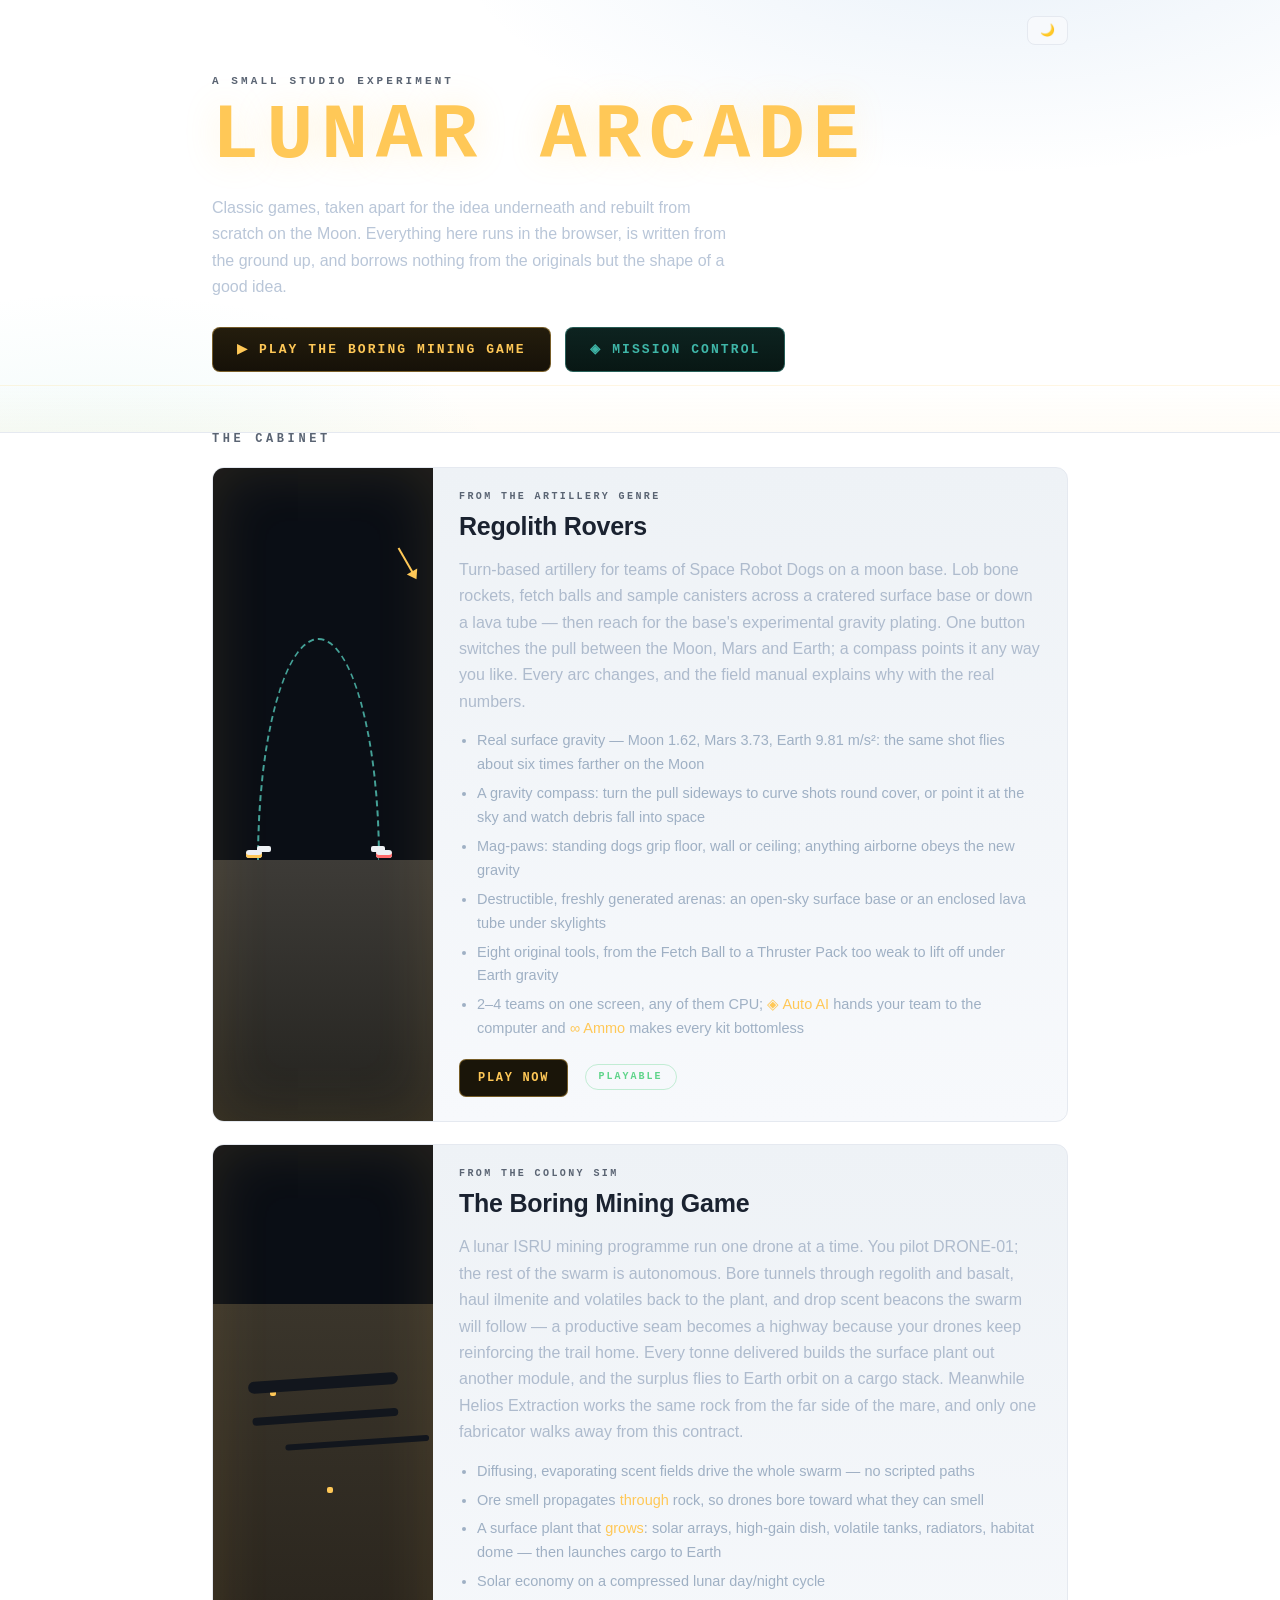
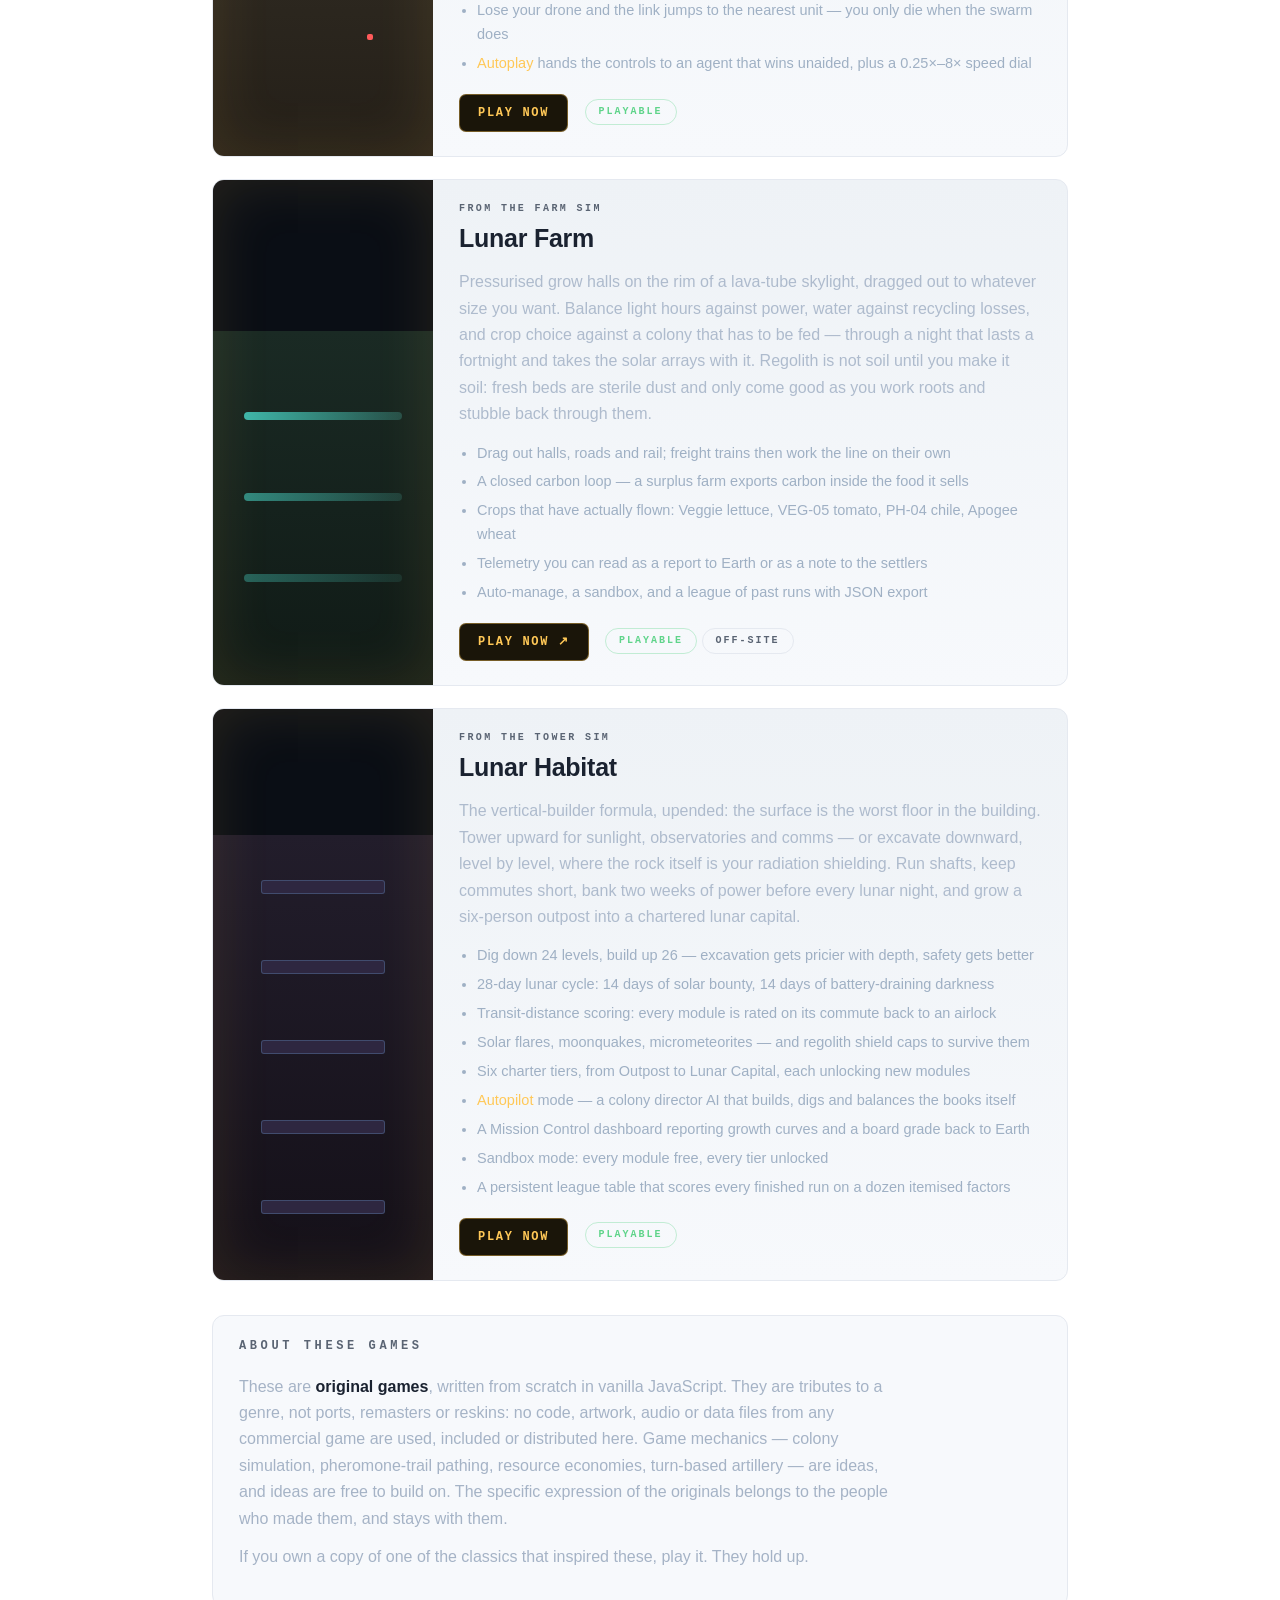
<file: index.html>
<!DOCTYPE html>
<html lang="en">
<head>
<meta charset="utf-8">
<meta name="viewport" content="width=device-width, initial-scale=1">
<title>Lunar Arcade — classic sims, relocated to the Moon</title>
<meta name="description" content="Original browser games in the spirit of the classic Maxis sims, rebuilt from scratch with a lunar-settlement theme.">
<script>
  (function() {
    let theme = localStorage.getItem('cose_theme');
    if (!theme) {
      theme = window.matchMedia('(prefers-color-scheme: dark)').matches ? 'dark' : 'light';
    }
    document.documentElement.setAttribute('data-theme', theme);
  })();
</script>
<link rel="stylesheet" href="assets/hub.css">
<!-- CoSE Theme Overlay Stylesheets -->
<link rel="stylesheet" href="https://dr-richard-barker.github.io/Plant_response_to_radiation/cose/cose-theme.css" />
<link rel="stylesheet" href="https://dr-richard-barker.github.io/Plant_response_to_radiation/cose/cose-chrome.css" />
<link rel="stylesheet" href="https://dr-richard-barker.github.io/Plant_response_to_radiation/cose/cose-map.css" />
<style>
  /* Layering CoSE rails above page components */
  .topbar.cose-dark, .topbar.cose-light { z-index: 10001 !important; }
  .sitebar.cose-dark, .sitebar.cose-light { z-index: 10000 !important; }
  .map-scrim { z-index: 9999 !important; }
</style>
</head>
<body data-site-id="lunar-arcade" data-brand-logo="https://dr-richard-barker.github.io/Plant_response_to_radiation/cose/cose-logo.png">

<div style="max-width:900px; margin: 16px auto 0; padding: 0 22px; display: flex; justify-content: flex-end; position: absolute; left: 0; right: 0; z-index: 10;">
  <button id="themeToggleBtn" onclick="toggleTheme()" style="background: var(--card); border: 1px solid var(--line); border-radius: 8px; color: var(--fg); padding: 6px 12px; cursor: pointer; font-family: var(--mono); font-size: 12px; font-weight: 600;" title="Toggle Theme">🌓</button>
</div>

<header class="hero">
  <div class="wrap">
    <p class="kicker">A small studio experiment</p>
    <h1>LUNAR&nbsp;ARCADE</h1>
    <p class="lede">Classic games, taken apart for the idea underneath and rebuilt
      from scratch on the Moon. Everything here runs in the browser, is written from the ground up,
      and borrows nothing from the originals but the shape of a good idea.</p>
    <a class="cta" href="games/boring-mining/">▶ PLAY THE BORING MINING GAME</a>
    <a class="cta alt" href="mission-control/">◈ MISSION CONTROL</a>
  </div>
</header>

<main class="wrap">

  <section>
    <h2>THE CABINET</h2>

    <article class="card live">
      <div class="art art-rovers" aria-hidden="true">
        <span class="arc"></span><span class="pup"></span><span class="pup foe"></span><span class="g"></span>
      </div>
      <div class="body">
        <p class="from">FROM THE ARTILLERY GENRE</p>
        <h3>Regolith Rovers</h3>
        <p>Turn-based artillery for teams of Space Robot Dogs on a moon base. Lob bone rockets, fetch
          balls and sample canisters across a cratered surface base or down a lava tube — then reach for
          the base's experimental gravity plating. One button switches the pull between the Moon, Mars
          and Earth; a compass points it any way you like. Every arc changes, and the field manual
          explains why with the real numbers.</p>
        <ul class="feat">
          <li>Real surface gravity — Moon 1.62, Mars 3.73, Earth 9.81 m/s²: the same shot flies about six times farther on the Moon</li>
          <li>A gravity compass: turn the pull sideways to curve shots round cover, or point it at the sky and watch debris fall into space</li>
          <li>Mag-paws: standing dogs grip floor, wall or ceiling; anything airborne obeys the new gravity</li>
          <li>Destructible, freshly generated arenas: an open-sky surface base or an enclosed lava tube under skylights</li>
          <li>Eight original tools, from the Fetch Ball to a Thruster Pack too weak to lift off under Earth gravity</li>
          <li>2–4 teams on one screen, any of them CPU; <em>◈ Auto AI</em> hands your team to the computer and <em>∞ Ammo</em> makes every kit bottomless</li>
        </ul>
        <a class="btn" href="games/regolith-rovers/">PLAY NOW</a>
        <span class="tag ok">PLAYABLE</span>
      </div>
    </article>

    <article class="card live">
      <div class="art art-mining" aria-hidden="true">
        <span class="dot d1"></span><span class="dot d2"></span><span class="dot d3"></span>
        <span class="tunnel"></span>
      </div>
      <div class="body">
        <p class="from">FROM THE COLONY SIM</p>
        <h3>The Boring Mining Game</h3>
        <p>A lunar ISRU mining programme run one drone at a time. You pilot DRONE-01; the rest of
          the swarm is autonomous. Bore tunnels through regolith and basalt, haul ilmenite and
          volatiles back to the plant, and drop scent beacons the swarm will follow — a productive
          seam becomes a highway because your drones keep reinforcing the trail home. Every tonne
          delivered builds the surface plant out another module, and the surplus flies to Earth
          orbit on a cargo stack. Meanwhile Helios Extraction works the same rock from the far side
          of the mare, and only one fabricator walks away from this contract.</p>
        <ul class="feat">
          <li>Diffusing, evaporating scent fields drive the whole swarm — no scripted paths</li>
          <li>Ore smell propagates <em>through</em> rock, so drones bore toward what they can smell</li>
          <li>A surface plant that <em>grows</em>: solar arrays, high-gain dish, volatile tanks,
              radiators, habitat dome — then launches cargo to Earth</li>
          <li>Solar economy on a compressed lunar day/night cycle</li>
          <li>Lose your drone and the link jumps to the nearest unit — you only die when the swarm does</li>
          <li><em>Autoplay</em> hands the controls to an agent that wins unaided, plus a 0.25×–8× speed dial</li>
        </ul>
        <a class="btn" href="games/boring-mining/">PLAY NOW</a>
        <span class="tag ok">PLAYABLE</span>
      </div>
    </article>

    <article class="card live">
      <div class="art art-farm" aria-hidden="true">
        <span class="row r1"></span><span class="row r2"></span><span class="row r3"></span>
      </div>
      <div class="body">
        <p class="from">FROM THE FARM SIM</p>
        <h3>Lunar Farm</h3>
        <p>Pressurised grow halls on the rim of a lava-tube skylight, dragged out to whatever size
          you want. Balance light hours against power, water against recycling losses, and crop
          choice against a colony that has to be fed — through a night that lasts a fortnight and
          takes the solar arrays with it. Regolith is not soil until you make it soil: fresh beds
          are sterile dust and only come good as you work roots and stubble back through them.</p>
        <ul class="feat">
          <li>Drag out halls, roads and rail; freight trains then work the line on their own</li>
          <li>A closed carbon loop — a surplus farm exports carbon inside the food it sells</li>
          <li>Crops that have actually flown: Veggie lettuce, VEG-05 tomato, PH-04 chile, Apogee wheat</li>
          <li>Telemetry you can read as a report to Earth or as a note to the settlers</li>
          <li>Auto-manage, a sandbox, and a league of past runs with JSON export</li>
        </ul>
        <a class="btn" href="https://dr-richard-barker.github.io/LunarSims/farm/">PLAY NOW &#8599;</a>
        <span class="tag ok">PLAYABLE</span>
        <span class="tag" title="Built and hosted in its own repository, so it opens on a different site">OFF-SITE</span>
      </div>
    </article>

    <article class="card live">
      <div class="art art-tower" aria-hidden="true">
        <span class="floor f1"></span><span class="floor f2"></span><span class="floor f3"></span>
        <span class="floor f4"></span><span class="floor f5"></span>
      </div>
      <div class="body">
        <p class="from">FROM THE TOWER SIM</p>
        <h3>Lunar Habitat</h3>
        <p>The vertical-builder formula, upended: the surface is the worst floor in the building.
          Tower upward for sunlight, observatories and comms — or excavate downward, level by level,
          where the rock itself is your radiation shielding. Run shafts, keep commutes short, bank
          two weeks of power before every lunar night, and grow a six-person outpost into a
          chartered lunar capital.</p>
        <ul class="feat">
          <li>Dig down 24 levels, build up 26 — excavation gets pricier with depth, safety gets better</li>
          <li>28-day lunar cycle: 14 days of solar bounty, 14 days of battery-draining darkness</li>
          <li>Transit-distance scoring: every module is rated on its commute back to an airlock</li>
          <li>Solar flares, moonquakes, micrometeorites — and regolith shield caps to survive them</li>
          <li>Six charter tiers, from Outpost to Lunar Capital, each unlocking new modules</li>
          <li><em>Autopilot</em> mode — a colony director AI that builds, digs and balances the books itself</li>
          <li>A Mission Control dashboard reporting growth curves and a board grade back to Earth</li>
          <li>Sandbox mode: every module free, every tier unlocked</li>
          <li>A persistent league table that scores every finished run on a dozen itemised factors</li>
        </ul>
        <a class="btn" href="games/lunar-habitat/">PLAY NOW</a>
        <span class="tag ok">PLAYABLE</span>
      </div>
    </article>
  </section>

  <section class="note">
    <h2>ABOUT THESE GAMES</h2>
    <p>These are <strong>original games</strong>, written from scratch in vanilla JavaScript. They are
      tributes to a genre, not ports, remasters or reskins: no code, artwork, audio or data files from
      any commercial game are used, included or distributed here. Game mechanics — colony simulation,
      pheromone-trail pathing, resource economies, turn-based artillery — are ideas, and ideas are free to build on. The
      specific expression of the originals belongs to the people who made them, and stays with them.</p>
    <p>If you own a copy of one of the classics that inspired these, play it. They hold up.</p>
  </section>

</main>

<footer class="wrap">
  <p>Built for the fun of it · source on <a href="https://github.com/dr-richard-barker">GitHub</a> · MIT licensed</p>
</footer>

<script>
  function toggleTheme() {
    const htmlEl = document.documentElement;
    const currentTheme = htmlEl.getAttribute('data-theme') || 'dark';
    const newTheme = currentTheme === 'dark' ? 'light' : 'dark';
    
    htmlEl.setAttribute('data-theme', newTheme);
    localStorage.setItem('cose_theme', newTheme);
    
    document.getElementById('themeToggleBtn').textContent = newTheme === 'dark' ? '☀️' : '🌙';
  }

  function initThemeIcon() {
    const currentTheme = document.documentElement.getAttribute('data-theme') || 'dark';
    const btn = document.getElementById('themeToggleBtn');
    if (btn) {
      btn.textContent = currentTheme === 'dark' ? '☀️' : '🌙';
    }
  }
  
  initThemeIcon();
</script>
<!-- CoSE Theme Integration Scripts -->
<script src="https://dr-richard-barker.github.io/Plant_response_to_radiation/cose/sites.js"></script>
<script src="https://dr-richard-barker.github.io/Plant_response_to_radiation/cose/theme.js"></script>
  <script defer src="https://visitor-analytics.astrobotany.workers.dev/a.js"></script>
</body>
</html>
</file>
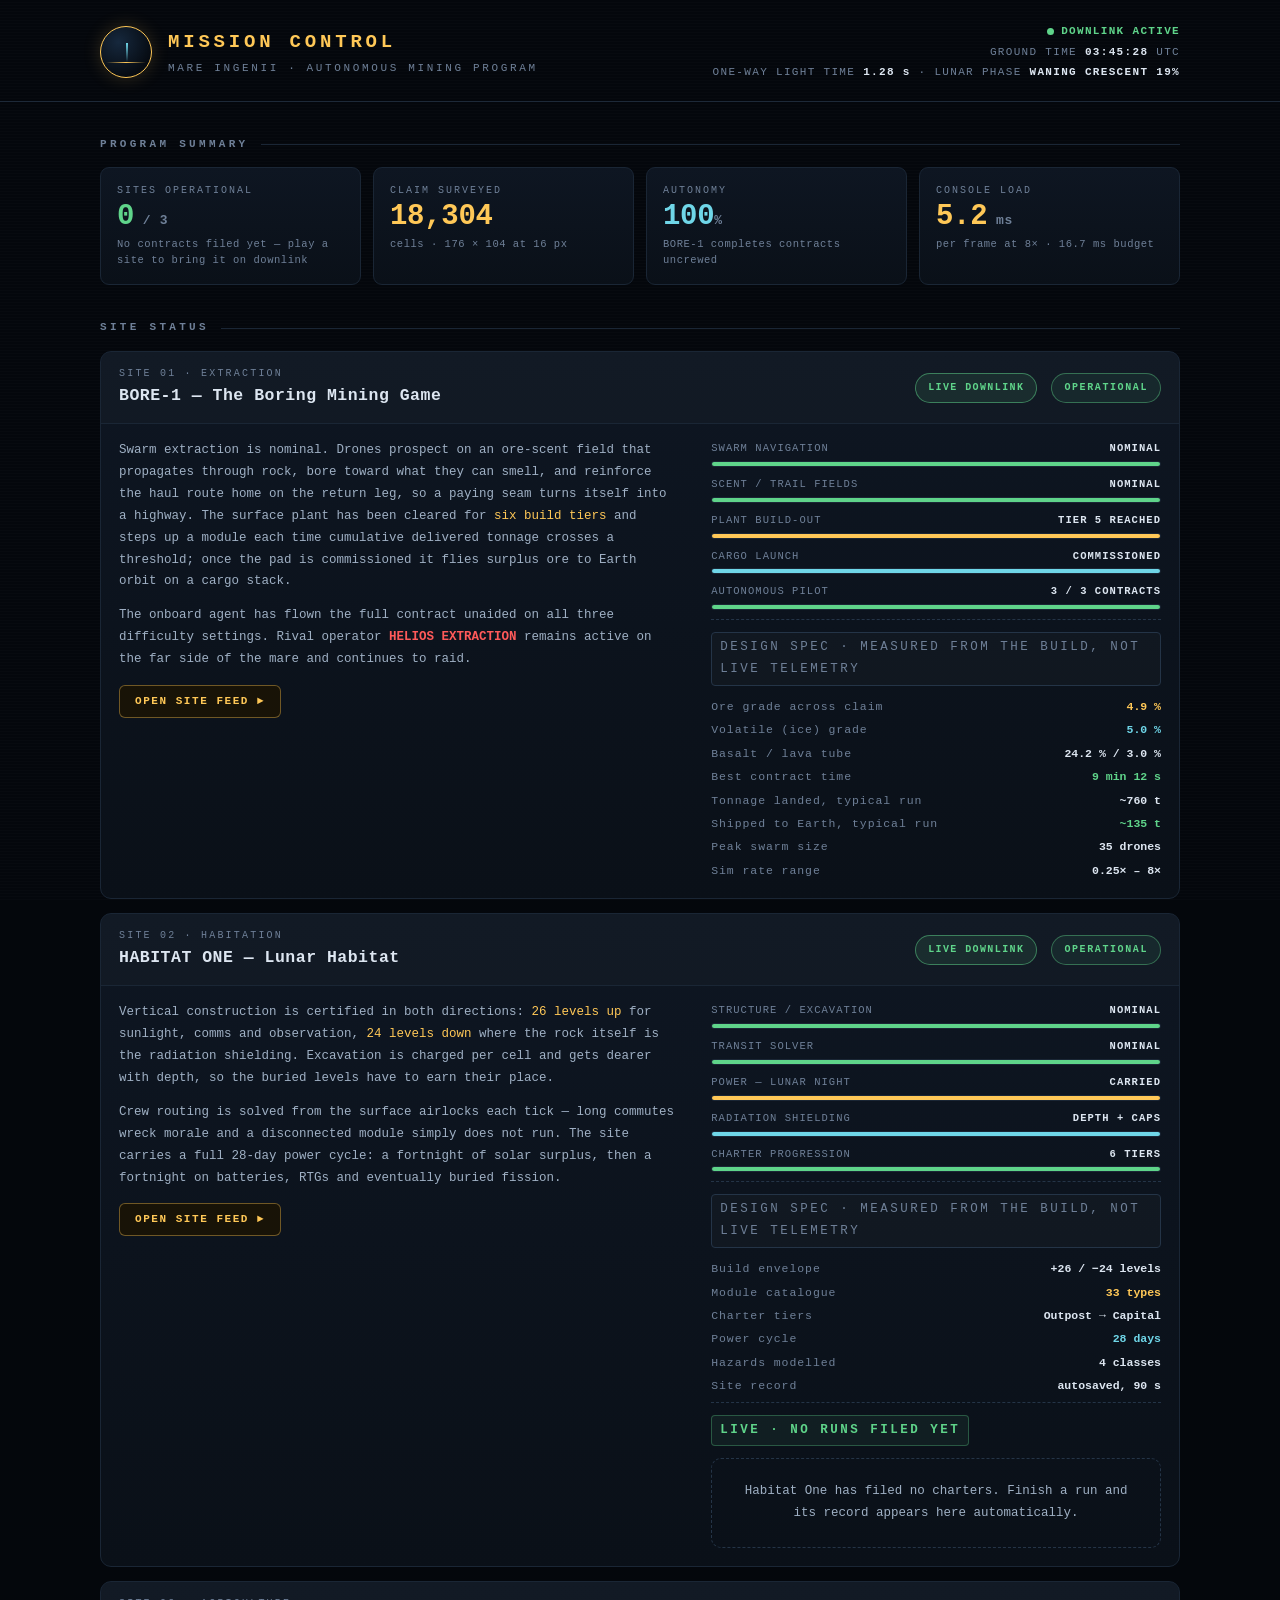
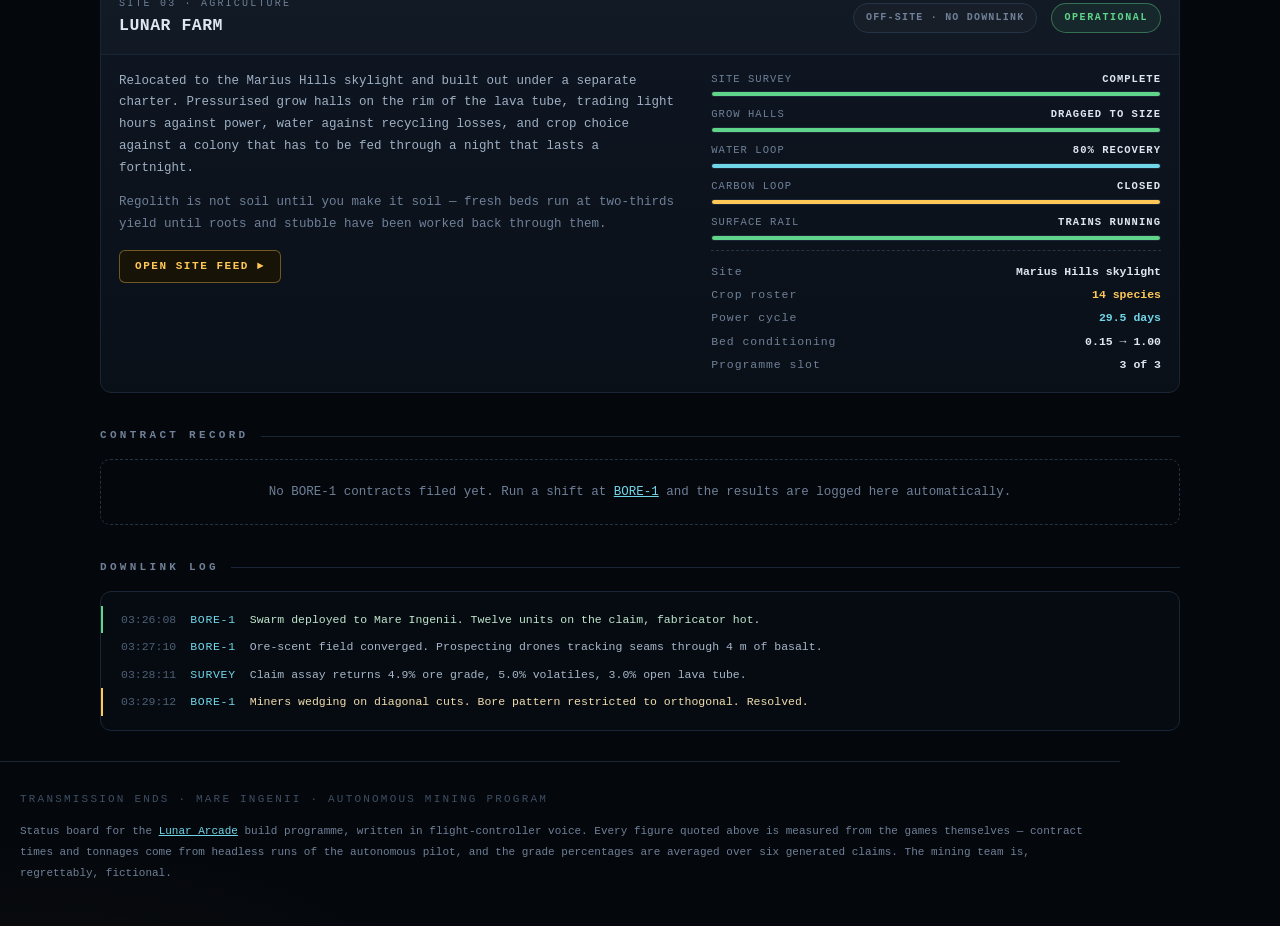
<file: mission-control/index.html>
<!DOCTYPE html>
<html lang="en">
<head>
<meta charset="utf-8">
<meta name="viewport" content="width=device-width, initial-scale=1">
<title>Mission Control — Mare Ingenii Autonomous Mining Program</title>
<meta name="description" content="Flight-controller status board for the Lunar Arcade build programme: site readiness, telemetry and the downlink log from the automated mining team.">
<link rel="stylesheet" href="console.css">
</head>
<body>

<header class="top">
  <div class="wrap mast">
    <div class="patch" aria-hidden="true"></div>
    <div>
      <h1>MISSION CONTROL</h1>
      <p class="sub">MARE INGENII · AUTONOMOUS MINING PROGRAM</p>
    </div>
    <div class="spacer"></div>
    <div class="linkstat">
      <div class="row"><span class="live"><span class="dot"></span>DOWNLINK ACTIVE</span></div>
      <div class="row">GROUND TIME <b id="utc">--:--:--</b> UTC</div>
      <div class="row">ONE-WAY LIGHT TIME <b>1.28 s</b> · LUNAR PHASE <b id="phase">—</b></div>
    </div>
  </div>
</header>

<main class="wrap">

  <h2 class="sec">Program summary</h2>
  <div class="tiles">
    <div class="tile g">
      <div class="k">Sites operational</div>
      <div class="v" id="tile-sites">&mdash;<small> / 3</small></div>
      <div class="n" id="tile-sites-note">Counting sites that can actually report</div>
    </div>
    <div class="tile">
      <div class="k">Claim surveyed</div>
      <div class="v" data-count="18304">0</div>
      <div class="n">cells · 176 × 104 at 16 px</div>
    </div>
    <div class="tile c">
      <div class="k">Autonomy</div>
      <div class="v" data-count="100">0<small>%</small></div>
      <div class="n">BORE-1 completes contracts uncrewed</div>
    </div>
    <div class="tile">
      <div class="k">Console load</div>
      <div class="v" data-count="5.2" data-dec="1">0<small> ms</small></div>
      <div class="n">per frame at 8× · 16.7 ms budget</div>
    </div>
  </div>

  <h2 class="sec">Site status</h2>

  <!-- ============================ SITE 01 ============================ -->
  <article class="site">
    <div class="site-head">
      <div>
        <div class="desig">SITE 01 · EXTRACTION</div>
        <h3>BORE-1 &mdash; The Boring Mining Game</h3>
      </div>
      <div class="spacer"></div>
      <span class="chip live">LIVE DOWNLINK</span>
      <span class="chip op">OPERATIONAL</span>
    </div>
    <div class="site-body">
      <div>
        <p>Swarm extraction is nominal. Drones prospect on an ore-scent field that propagates
          through rock, bore toward what they can smell, and reinforce the haul route home on the
          return leg, so a paying seam turns itself into a highway. The surface plant has been
          cleared for <span class="hl">six build tiers</span> and steps up a module each time
          cumulative delivered tonnage crosses a threshold; once the pad is commissioned it flies
          surplus ore to Earth orbit on a cargo stack.</p>
        <p>The onboard agent has flown the full contract unaided on all three difficulty settings.
          Rival operator <b style="color:var(--red)">HELIOS EXTRACTION</b> remains active on the
          far side of the mare and continues to raid.</p>
        <div class="actions">
          <a class="act" href="../games/boring-mining/">OPEN SITE FEED ►</a>
        </div>
      </div>
      <div>
        <ul class="sys">
          <li>
            <div class="lab"><span>SWARM NAVIGATION</span><b>NOMINAL</b></div>
            <div class="track"><i data-w="100"></i></div>
          </li>
          <li>
            <div class="lab"><span>SCENT / TRAIL FIELDS</span><b>NOMINAL</b></div>
            <div class="track"><i data-w="100"></i></div>
          </li>
          <li>
            <div class="lab"><span>PLANT BUILD-OUT</span><b>TIER 5 REACHED</b></div>
            <div class="track am"><i data-w="100"></i></div>
          </li>
          <li>
            <div class="lab"><span>CARGO LAUNCH</span><b>COMMISSIONED</b></div>
            <div class="track cy"><i data-w="100"></i></div>
          </li>
          <li>
            <div class="lab"><span>AUTONOMOUS PILOT</span><b>3 / 3 CONTRACTS</b></div>
            <div class="track"><i data-w="100"></i></div>
          </li>
        </ul>
        <div class="tele">
          <p class="prov spec">DESIGN SPEC &middot; measured from the build, not live telemetry</p>
          <dl>
            <dt>Ore grade across claim</dt><dd class="a">4.9 %</dd>
            <dt>Volatile (ice) grade</dt><dd class="c">5.0 %</dd>
            <dt>Basalt / lava tube</dt><dd>24.2 % / 3.0 %</dd>
            <dt>Best contract time</dt><dd class="g">9 min 12 s</dd>
            <dt>Tonnage landed, typical run</dt><dd>~760 t</dd>
            <dt>Shipped to Earth, typical run</dt><dd class="g">~135 t</dd>
            <dt>Peak swarm size</dt><dd>35 drones</dd>
            <dt>Sim rate range</dt><dd>0.25× – 8×</dd>
          </dl>
        </div>
      </div>
    </div>
  </article>

  <!-- ============================ SITE 02 ============================ -->
  <article class="site">
    <div class="site-head">
      <div>
        <div class="desig">SITE 02 · HABITATION</div>
        <h3>HABITAT ONE &mdash; Lunar Habitat</h3>
      </div>
      <div class="spacer"></div>
      <span class="chip live">LIVE DOWNLINK</span>
      <span class="chip op">OPERATIONAL</span>
    </div>
    <div class="site-body">
      <div>
        <p>Vertical construction is certified in both directions: <span class="hl">26 levels up</span>
          for sunlight, comms and observation, <span class="hl">24 levels down</span> where the rock
          itself is the radiation shielding. Excavation is charged per cell and gets dearer with
          depth, so the buried levels have to earn their place.</p>
        <p>Crew routing is solved from the surface airlocks each tick — long commutes wreck morale
          and a disconnected module simply does not run. The site carries a full 28-day power cycle:
          a fortnight of solar surplus, then a fortnight on batteries, RTGs and eventually buried
          fission.</p>
        <div class="actions">
          <a class="act" href="../games/lunar-habitat/">OPEN SITE FEED ►</a>
        </div>
      </div>
      <div>
        <ul class="sys">
          <li>
            <div class="lab"><span>STRUCTURE / EXCAVATION</span><b>NOMINAL</b></div>
            <div class="track"><i data-w="100"></i></div>
          </li>
          <li>
            <div class="lab"><span>TRANSIT SOLVER</span><b>NOMINAL</b></div>
            <div class="track"><i data-w="100"></i></div>
          </li>
          <li>
            <div class="lab"><span>POWER — LUNAR NIGHT</span><b>CARRIED</b></div>
            <div class="track am"><i data-w="100"></i></div>
          </li>
          <li>
            <div class="lab"><span>RADIATION SHIELDING</span><b>DEPTH + CAPS</b></div>
            <div class="track cy"><i data-w="100"></i></div>
          </li>
          <li>
            <div class="lab"><span>CHARTER PROGRESSION</span><b>6 TIERS</b></div>
            <div class="track"><i data-w="100"></i></div>
          </li>
        </ul>
        <div class="tele">
          <p class="prov spec">DESIGN SPEC &middot; measured from the build, not live telemetry</p>
          <dl>
            <dt>Build envelope</dt><dd>+26 / &minus;24 levels</dd>
            <dt>Module catalogue</dt><dd class="a">33 types</dd>
            <dt>Charter tiers</dt><dd>Outpost → Capital</dd>
            <dt>Power cycle</dt><dd class="c">28 days</dd>
            <dt>Hazards modelled</dt><dd>4 classes</dd>
            <dt>Site record</dt><dd>autosaved, 90 s</dd>
          </dl>
        </div>
        <div class="tele" id="habitat-record"></div>
      </div>
    </div>
  </article>

  <!-- ============================ SITE 03 ============================ -->
  <article class="site">
    <div class="site-head">
      <div>
        <div class="desig">SITE 03 · AGRICULTURE</div>
        <h3>LUNAR FARM</h3>
      </div>
      <div class="spacer"></div>
      <span class="chip offsite" title="Served from a different origin, so its records cannot be read from here">OFF-SITE · NO DOWNLINK</span>
      <span class="chip op">OPERATIONAL</span>
    </div>
    <div class="site-body">
      <div>
        <p>Relocated to the Marius Hills skylight and built out under a separate charter. Pressurised
          grow halls on the rim of the lava tube, trading light hours against power, water against
          recycling losses, and crop choice against a colony that has to be fed through a night that
          lasts a fortnight.</p>
        <p class="dim" style="color:var(--muted)">Regolith is not soil until you make it soil — fresh
          beds run at two-thirds yield until roots and stubble have been worked back through them.</p>
        <div class="actions">
          <a class="act" href="https://dr-richard-barker.github.io/LunarSims/farm/">OPEN SITE FEED ►</a>
        </div>
      </div>
      <div>
        <ul class="sys">
          <li>
            <div class="lab"><span>SITE SURVEY</span><b>COMPLETE</b></div>
            <div class="track"><i data-w="100"></i></div>
          </li>
          <li>
            <div class="lab"><span>GROW HALLS</span><b>DRAGGED TO SIZE</b></div>
            <div class="track"><i data-w="100"></i></div>
          </li>
          <li>
            <div class="lab"><span>WATER LOOP</span><b>80% RECOVERY</b></div>
            <div class="track cy"><i data-w="100"></i></div>
          </li>
          <li>
            <div class="lab"><span>CARBON LOOP</span><b>CLOSED</b></div>
            <div class="track am"><i data-w="100"></i></div>
          </li>
          <li>
            <div class="lab"><span>SURFACE RAIL</span><b>TRAINS RUNNING</b></div>
            <div class="track"><i data-w="100"></i></div>
          </li>
        </ul>
        <div class="tele">
          <dl>
            <dt>Site</dt><dd>Marius Hills skylight</dd>
            <dt>Crop roster</dt><dd class="a">14 species</dd>
            <dt>Power cycle</dt><dd class="c">29.5 days</dd>
            <dt>Bed conditioning</dt><dd>0.15 → 1.00</dd>
            <dt>Programme slot</dt><dd>3 of 3</dd>
          </dl>
        </div>
      </div>
    </div>
  </article>

  <h2 class="sec">Contract record</h2>
  <div id="record"></div>

  <h2 class="sec">Downlink log</h2>
  <div class="log" id="log"></div>

</main>

<footer class="wrap end">
  <p class="stamp">TRANSMISSION ENDS · MARE INGENII · AUTONOMOUS MINING PROGRAM</p>
  <p>Status board for the <a href="../">Lunar Arcade</a> build programme, written in flight-controller
    voice. Every figure quoted above is measured from the games themselves — contract times and
    tonnages come from headless runs of the autonomous pilot, and the grade percentages are averaged
    over six generated claims. The mining team is, regrettably, fictional.</p>
</footer>

<script>
/* ---- ground clock + real lunar phase ---- */
const SYNODIC = 29.530588853;
const NEW_MOON = Date.UTC(2000, 0, 6, 18, 14) / 86400000;   // days since epoch
function lunarPhase(now) {
  const days = now.getTime() / 86400000;
  let age = (days - NEW_MOON) % SYNODIC;
  if (age < 0) age += SYNODIC;
  const frac = age / SYNODIC;
  const names = ['NEW', 'WAXING CRESCENT', 'FIRST QUARTER', 'WAXING GIBBOUS',
                 'FULL', 'WANING GIBBOUS', 'LAST QUARTER', 'WANING CRESCENT'];
  const name = names[Math.floor(frac * 8 + 0.5) % 8];
  const illum = Math.round((1 - Math.cos(frac * 2 * Math.PI)) / 2 * 100);
  return name + ' ' + illum + '%';
}
function tick() {
  const n = new Date();
  document.getElementById('utc').textContent = n.toISOString().slice(11, 19);
  document.getElementById('phase').textContent = lunarPhase(n);
}
tick(); setInterval(tick, 1000);

/* ---- animate readiness bars + summary counters into place ---- */
addEventListener('load', () => {
  setTimeout(() => {
    document.querySelectorAll('.track i').forEach((el, k) => {
      setTimeout(() => { el.style.width = el.dataset.w + '%'; }, k * 85);
    });
  }, 180);

  // only the hand-authored summary tiles animate; the contract-record tiles
  // are rendered from real data and must not be overwritten
  document.querySelectorAll('.tile .v[data-count]').forEach(el => {
    const target = parseFloat(el.dataset.count), dec = +(el.dataset.dec || 0);
    const suffix = el.querySelector('small');
    const tail = suffix ? suffix.outerHTML : '';
    const t0 = performance.now(), dur = 1100;
    const fmt = v => v.toLocaleString('en-US', { minimumFractionDigits: dec, maximumFractionDigits: dec });
    let settled = false;
    const finish = () => { if (!settled) { settled = true; el.innerHTML = fmt(target) + tail; } };
    (function step(t) {
      if (settled) return;
      const p = Math.min(1, (t - t0) / dur);
      const eased = 1 - Math.pow(1 - p, 3);
      el.innerHTML = fmt(target * eased) + tail;
      if (p < 1) requestAnimationFrame(step); else finish();
    })(t0);
    // rAF is throttled in a background tab, so guarantee the real figure lands
    setTimeout(finish, dur + 400);
  });
});

/* ---- contract record, read back from the site's own flight log ----
   BORE-1 files every finished contract into localStorage under the same
   origin, so Mission Control can report the real standings rather than
   invented ones. ---- */
const DIFF_NAMES = ['SURVEY RUN', 'CLAIM DISPUTE', 'HOSTILE TAKEOVER'];
const mmss = s => Math.floor(s / 60) + ':' + String(Math.floor(s % 60)).padStart(2, '0');

function readLeague(key) {
  try { const a = JSON.parse(localStorage.getItem(key) || '[]'); return Array.isArray(a) ? a : []; }
  catch (e) { return []; }
}

/* Both local games are same-origin, so both leagues are genuinely readable.
   The farm is served from a different origin — its localStorage is unreachable
   by construction, and no amount of work short of a backend changes that. */
const MINING_ROWS  = readLeague('bmg_league');
const HABITAT_ROWS = readLeague('lunarhabitat.league.v1');

(function sitesTile() {
  const reporting = [MINING_ROWS.length > 0, HABITAT_ROWS.length > 0].filter(Boolean).length;
  document.getElementById('tile-sites').innerHTML = reporting + '<small> / 3</small>';
  document.getElementById('tile-sites-note').textContent = reporting === 0
    ? 'No contracts filed yet — play a site to bring it on downlink'
    : reporting + ' of 2 local sites reporting · the farm is off-site';
})();

(function habitatPanel() {
  const el = document.getElementById('habitat-record');
  if (!el) return;
  if (!HABITAT_ROWS.length) {
    el.innerHTML = '<p class="prov live">LIVE &middot; no runs filed yet</p>' +
      '<p class="norec" style="margin:0">Habitat One has filed no charters. Finish a run and its ' +
      'record appears here automatically.</p>';
    return;
  }
  const r = HABITAT_ROWS.slice().sort((a, b) => b.score - a.score)[0];
  const n = HABITAT_ROWS.length;
  el.innerHTML = '<p class="prov live">LIVE &middot; read from the site\'s own flight log</p>' +
    '<dl>' +
    '<dt>Charters filed</dt><dd>' + n + '</dd>' +
    '<dt>Best score</dt><dd class="a">' + (r.score || 0).toLocaleString('en-US') + '</dd>' +
    '<dt>Outcome</dt><dd class="g">' + (r.outcomeLabel || r.outcome || '\u2014') + '</dd>' +
    '<dt>Days survived</dt><dd>' + (r.day || 0).toLocaleString('en-US') + '</dd>' +
    '<dt>Mode</dt><dd class="c">' + (r.mode || '\u2014') + '</dd>' +
    '</dl>';
})();

(function renderRecord() {
  let rows = MINING_ROWS.slice();
  const el = document.getElementById('record');

  if (!rows.length) {
    el.innerHTML = '<div class="norec">No BORE-1 contracts filed yet. Run a shift at ' +
      '<a href="../games/boring-mining/">BORE-1</a> and the results are logged here automatically.</div>';
    return;
  }
  rows.sort((a, b) => b.score - a.score);
  const wins = rows.filter(r => r.win).length;
  const agent = rows.filter(r => r.auto).length;
  const shipped = rows.reduce((n, r) => n + (r.shipped || 0), 0);
  const mined = rows.reduce((n, r) => n + (r.mined || 0), 0);

  const body = rows.slice(0, 12).map((r, i) => {
    const d = new Date(r.ts);
    return '<tr>' +
      '<td class="rk">' + (i + 1) + '</td>' +
      '<td class="sc">' + (r.score || 0).toLocaleString('en-US') + '</td>' +
      '<td class="' + (r.win ? 'w' : 'l') + '">' + (r.win ? 'SECURED' : 'LOST') + '</td>' +
      '<td>' + (DIFF_NAMES[r.diff] || '—') + '</td>' +
      '<td>' + (r.auto ? '<span class="ag">AGENT</span>' : 'PILOT') + '</td>' +
      '<td>' + mmss(r.time || 0) + '</td>' +
      '<td>' + (r.shipped || 0) + ' t</td>' +
      '<td>' + (r.mined || 0) + '</td>' +
      '<td>' + (r.tier || 0) + '</td>' +
      '<td class="dt">' + d.toISOString().slice(0, 10) + '</td></tr>';
  }).join('');

  el.innerHTML =
    '<div class="tiles" style="margin-bottom:12px">' +
      '<div class="tile g"><div class="k">Contracts secured</div><div class="v">' + wins +
        '<small> / ' + rows.length + '</small></div><div class="n">filed to the programme record</div></div>' +
      '<div class="tile"><div class="k">Best score</div><div class="v">' +
        rows[0].score.toLocaleString('en-US') + '</div><div class="n">' +
        (DIFF_NAMES[rows[0].diff] || '') + ' · ' + mmss(rows[0].time || 0) + '</div></div>' +
      '<div class="tile c"><div class="k">Total shipped</div><div class="v">' +
        shipped.toLocaleString('en-US') + '<small> t</small></div><div class="n">' +
        mined.toLocaleString('en-US') + ' t mined across all shifts</div></div>' +
      '<div class="tile"><div class="k">Flown by agent</div><div class="v">' + agent +
        '<small> / ' + rows.length + '</small></div><div class="n">uncrewed contracts</div></div>' +
    '</div>' +
    '<div class="recwrap"><table class="rec"><thead><tr>' +
    '<th>#</th><th>SCORE</th><th>RESULT</th><th>CONTRACT</th><th>PILOT</th>' +
    '<th>TIME</th><th>SHIPPED</th><th>MINED</th><th>TIER</th><th>FILED</th>' +
    '</tr></thead><tbody>' + body + '</tbody></table></div>';
})();

/* ---- downlink log: the team reporting home ---- */
const LOG = [
  ['BORE-1',  'ok',   'Swarm deployed to Mare Ingenii. Twelve units on the claim, fabricator hot.'],
  ['BORE-1',  '',     'Ore-scent field converged. Prospecting drones tracking seams through 4 m of basalt.'],
  ['SURVEY',  '',     'Claim assay returns 4.9% ore grade, 5.0% volatiles, 3.0% open lava tube.'],
  ['BORE-1',  'warn', 'Miners wedging on diagonal cuts. Bore pattern restricted to orthogonal. Resolved.'],
  ['BORE-1',  'ok',   'Haul trails self-reinforcing. First seam promoted to primary route.'],
  ['HELIOS',  'crit', 'Hostile drones inbound on the fabricator. Alarm recruitment failed to reach patrol.'],
  ['BORE-1',  'warn', 'Guard recall issued colony-wide. Raid repelled, three hostiles down.'],
  ['BORE-1',  'ok',   'Cumulative tonnage 70 t. Plant tier 1: launch pad commissioned.'],
  ['PAD-A',   'ok',   'CARGO LAUNCH — 65 t of ilmenite away to Earth orbit. Stack nominal.'],
  ['BORE-1',  '',     'Plant tier 3: high-gain dish and volatile tanks online.'],
  ['AUTO-01', 'ok',   'Autonomous pilot assumed control of DRONE-01. Prospecting.'],
  ['AUTO-01', '',     'Guard complement at 8. Rally beacon set on the Helios fabricator. Siege begun.'],
  ['AUTO-01', 'ok',   'HELIOS FABRICATOR BREACHED. Contract closed at 9 min 12 s. Seam secured.'],
  ['HAB-1',   'ok',   'Habitat One certified. Envelope +26 / -24 levels, 33 module types released.'],
  ['HAB-1',   '',     'Transit solver routing all crew from surface airlocks. No orphaned modules.'],
  ['HAB-1',   'warn', 'Solar particle event forecast. Two-day warning issued, crew under shield caps.'],
  ['HAB-1',   'ok',   'Lunar night survived on batteries and RTGs. Charter advanced.'],
  ['FARM-1',  'ok',   'Site 03 greenhouse certified. Closed carbon loop holding; freight line self-routing.'],
  ['CTRL',    'ok',   'All three sites operational. Program nominal. Standing by.'],
];
const logEl = document.getElementById('log');
let li = 0;
function emit() {
  if (li >= LOG.length) { logEl.insertAdjacentHTML('beforeend',
    '<div class="ln"><span class="ts"></span><span class="src"></span><span class="msg"><span class="cursor"></span></span></div>');
    logEl.scrollTop = logEl.scrollHeight; return; }
  const [src, lvl, msg] = LOG[li];
  // timestamps count backwards from now, one per mission minute
  const t = new Date(Date.now() - (LOG.length - li) * 61000);
  const extra = src === 'HELIOS' ? ' src2' : src.startsWith('AUTO') ? ' src3' : '';
  logEl.insertAdjacentHTML('beforeend',
    '<div class="ln ' + lvl + extra + '">' +
      '<span class="ts">' + t.toISOString().slice(11, 19) + '</span>' +
      '<span class="src">' + src + '</span>' +
      '<span class="msg">' + msg + '</span></div>');
  logEl.scrollTop = logEl.scrollHeight;
  li++;
  setTimeout(emit, 260);
}
setTimeout(emit, 500);
</script>

  <script defer src="https://visitor-analytics.astrobotany.workers.dev/a.js"></script>
</body>
</html>
</file>
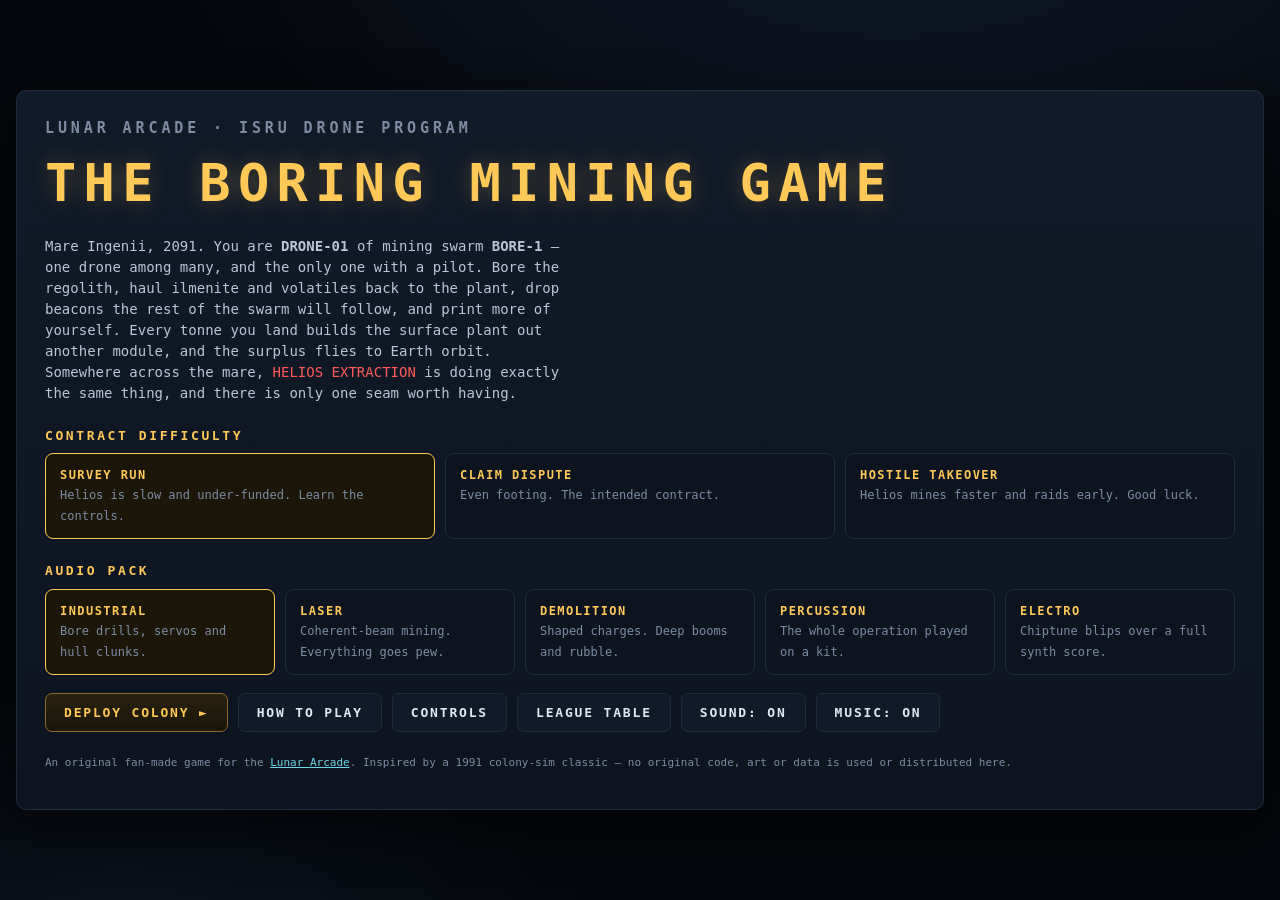
<file: games/boring-mining/index.html>
<!DOCTYPE html>
<html lang="en">
<head>
<meta charset="utf-8">
<meta name="viewport" content="width=device-width, initial-scale=1">
<title>The Boring Mining Game — Lunar Arcade</title>
<meta name="description" content="A lunar ISRU drone-swarm sim: bore tunnels, lay marker beacons, print mining drones, ship ore to Earth and out-mine a rival extraction colony.">
<link rel="stylesheet" href="style.css">
</head>
<body>
<div id="app">

  <!-- ============================ TITLE ============================ -->
  <section id="screen-title" class="screen active">
    <div class="panel">
      <h2>LUNAR ARCADE · ISRU DRONE PROGRAM</h2>
      <h1>THE BORING MINING GAME</h1>
      <p class="tagline">Mare Ingenii, 2091. You are <b>DRONE-01</b> of mining swarm <b>BORE-1</b> —
      one drone among many, and the only one with a pilot. Bore the regolith, haul ilmenite and
      volatiles back to the plant, drop beacons the rest of the swarm will follow, and print more
      of yourself. Every tonne you land builds the surface plant out another module, and the
      surplus flies to Earth orbit. Somewhere across the mare,
      <span style="color:var(--red)">HELIOS EXTRACTION</span> is doing exactly the same thing,
      and there is only one seam worth having.</p>

      <h3>CONTRACT DIFFICULTY</h3>
      <div class="opts" id="diff-opts">
        <div class="opt sel" data-diff="0"><b>SURVEY RUN</b><span>Helios is slow and under-funded. Learn the controls.</span></div>
        <div class="opt" data-diff="1"><b>CLAIM DISPUTE</b><span>Even footing. The intended contract.</span></div>
        <div class="opt" data-diff="2"><b>HOSTILE TAKEOVER</b><span>Helios mines faster and raids early. Good luck.</span></div>
      </div>

      <h3>AUDIO PACK</h3>
      <div class="opts" id="pack-opts">
        <div class="opt" data-pack="industrial"><b>INDUSTRIAL</b><span>Bore drills, servos and hull clunks.</span></div>
        <div class="opt" data-pack="laser"><b>LASER</b><span>Coherent-beam mining. Everything goes pew.</span></div>
        <div class="opt" data-pack="demolition"><b>DEMOLITION</b><span>Shaped charges. Deep booms and rubble.</span></div>
        <div class="opt" data-pack="drums"><b>PERCUSSION</b><span>The whole operation played on a kit.</span></div>
        <div class="opt" data-pack="electro"><b>ELECTRO</b><span>Chiptune blips over a full synth score.</span></div>
      </div>

      <div class="row">
        <button class="btn big" id="btn-start">DEPLOY COLONY ►</button>
        <button class="btn" id="btn-help-title">HOW TO PLAY</button>
        <button class="btn" id="btn-controls-title">CONTROLS</button>
        <button class="btn" id="btn-league-title">LEAGUE TABLE</button>
        <button class="btn" id="btn-mute">SOUND: ON</button>
        <button class="btn" id="btn-music">MUSIC: ON</button>
      </div>

      <p class="footnote">An original fan-made game for the <a href="../../">Lunar Arcade</a>.
      Inspired by a 1991 colony-sim classic — no original code, art or data is used or distributed here.</p>
    </div>
  </section>

  <!-- ============================ HELP ============================ -->
  <section id="screen-help" class="screen">
    <div class="panel">
      <h2>OPERATIONS MANUAL</h2>
      <h1 style="font-size:30px">HOW TO PLAY</h1>

      <div class="help-grid">
        <div>
          <h3>PILOTING DRONE-01</h3>
          <ul>
            <li><kbd>W</kbd><kbd>A</kbd><kbd>S</kbd><kbd>D</kbd> or arrows — fly</li>
            <li><kbd>SPACE</kbd> (hold) — bore the rock you are facing</li>
            <li><kbd>Q</kbd> — drop an <b>ORE BEACON</b>: miners follow it</li>
            <li><kbd>E</kbd> — drop a <b>RALLY BEACON</b>: guards converge on it</li>
            <li><kbd>1</kbd> print miner &nbsp; <kbd>2</kbd> print guard &nbsp; <kbd>3</kbd> autofab</li>
            <li><kbd>M</kbd> beacon overlay &nbsp; <kbd>P</kbd> pause &nbsp; <kbd>ESC</kbd> quit</li>
            <li><kbd>F</kbd> — <b>autoplay</b>: hand DRONE-01 to the colony AI</li>
            <li><kbd>[</kbd> <kbd>]</kbd> — simulation speed, 0.25&times; to 8&times;</li>
            <li><kbd>N</kbd> mute &nbsp; <kbd>B</kbd> cycle audio pack &nbsp; <kbd>V</kbd> score on/off</li>
          </ul>
          <p class="dim">Cargo is picked up and unloaded automatically — bore a seam until
          it breaks, then fly home through your own tunnels.</p>
          <p class="dim">Autoplay runs the whole colony for you — it prospects by scent, hauls,
          drops its own beacons, defends the fabricator and eventually mounts an assault. Touch
          any movement key and you take the controls straight back.</p>
        </div>

        <div>
          <h3>THE SWARM</h3>
          <ul>
            <li><b>Mining drones</b> wander, smell ore through rock, bore toward it and haul it home —
                laying a scent trail on the return trip that other miners follow. That trail is
                how a productive tunnel becomes a highway.</li>
            <li><b>Guard drones</b> patrol the tunnels and run down any rally beacon or distress
                scent. They are how you take ground.</li>
            <li>Beacons evaporate. A route only stays busy while it keeps paying.</li>
          </ul>
        </div>

        <div>
          <h3>THE FABRICATOR</h3>
          <ul>
            <li><span class="swatch" style="background:var(--ore)"></span><b>ORE</b> — structure. Printing bodies.</li>
            <li><span class="swatch" style="background:var(--ice)"></span><b>ICE</b> — volatiles. Coolant and life support.</li>
            <li><span class="swatch" style="background:var(--ok)"></span><b>POWER</b> — solar. Charges fast in the
                lunar day, barely at all in the night. Print while the sun is up.</li>
          </ul>
          <p class="dim">Every tonne delivered builds the surface plant out: solar arrays, a
          high-gain dish, volatile tanks, radiators, a habitat dome. Once the launch pad is up,
          surplus ore above the printing reserve is flown to Earth orbit — that tonnage is your
          score, and the plant keeps growing as it climbs.</p>
        </div>

        <div>
          <h3>AUDIO</h3>
          <ul>
            <li>Five sound packs, all synthesised at runtime — no audio files anywhere:
                <b>Industrial</b> drills and servos, <b>Laser</b> beam mining, <b>Demolition</b>
                shaped charges, <b>Percussion</b> (the whole operation played on a kit), and
                <b>Electro</b> chiptune.</li>
            <li>An <b>adaptive score</b> reads the colony: layers enter as the swarm grows, it drops
                an octave into a minor key through the lunar night, and a raid on your fabricator
                pushes it to full intensity.</li>
            <li>Everything is switchable mid-run from the status bar, or with
                <kbd>N</kbd> / <kbd>B</kbd> / <kbd>V</kbd>.</li>
          </ul>
        </div>

        <div>
          <h3>THE OPPOSITION</h3>
          <ul>
            <li><span class="swatch" style="background:var(--red)"></span><b>Helios drones</b> mine the same
                seams and raid your plant. Bore into <em>their</em> fabricator to end the contract.</li>
            <li><span class="swatch" style="background:var(--violet)"></span><b>Tube crawlers</b> live in the deep
                lava tubes and eat anything with a heat signature. Neither colony owns them.</li>
            <li>If DRONE-01 is destroyed, your link jumps to the nearest surviving unit.
                You only lose when the colony does.</li>
          </ul>
        </div>
      </div>

      <div class="row">
        <button class="btn big" id="btn-help-back">◄ BACK</button>
      </div>
    </div>
  </section>

  <!-- ============================ CONTROLS ============================ -->
  <section id="screen-controls" class="screen">
    <div class="panel">
      <h2>OPERATIONS MANUAL · CONTROL SCHEME</h2>
      <h1 style="font-size:30px">CONTROLS</h1>

      <div class="help-grid">
        <div>
          <h3>MOUSE</h3>
          <ul>
            <li><b>Press and hold anywhere on the rock</b> — DRONE-01 flies at your pointer and
                bores whatever it runs into. Drag the pointer around and it follows. This alone
                is enough to play the whole game.</li>
            <li>Release to stop. Keyboard thrust overrides the pointer while held.</li>
          </ul>
          <h3>MINIMAP</h3>
          <ul>
            <li><b>Click or drag the minimap</b> to fly the camera anywhere on the claim —
                useful for watching the swarm work, or scouting Helios.</li>
            <li>The view stays where you put it until you <b>recentre</b>: press the bound key,
                hit <b>RECENTRE</b> in the status bar, or just steer the drone.</li>
          </ul>
        </div>

        <div>
          <h3>TOUCH · IPAD</h3>
          <ul>
            <li><b>Drag on the rock</b> to fly and bore, exactly as with a mouse.</li>
            <li>A pad of action buttons appears at the bottom of the view the first time you
                touch it — <b>BORE</b> is hold-to-drill, the rest are single taps.</li>
            <li>Toggle the pad any time with <b>TOUCH</b> in the status bar.</li>
            <li>The view never scrolls or zooms under your finger while you play.</li>
          </ul>
        </div>

        <div>
          <h3>THE FOUR VERBS</h3>
          <ul>
            <li><b>Bore</b> — break rock. Ore and ice load straight into your hold; fly home and
                it unloads itself.</li>
            <li><b>Ore beacon</b> — a scent bloom that pulls mining drones to a seam.</li>
            <li><b>Rally beacon</b> — pulls guards. Plant one on the Helios fabricator and your
                guards read it as an assault order.</li>
            <li><b>Print</b> — spend ore, ice and power on another drone.</li>
          </ul>
        </div>
      </div>

      <h3>KEY BINDINGS</h3>
      <p class="dim" style="margin-top:0">Click any key to rebind it, then press the new key.
      <kbd>ESC</kbd> cancels. A key can only belong to one action at a time.</p>
      <div id="binds"></div>

      <div class="row">
        <button class="btn big" id="btn-controls-back">◄ BACK</button>
        <button class="btn" id="btn-binds-reset">RESET TO DEFAULTS</button>
      </div>
    </div>
  </section>

  <!-- ============================ LEAGUE ============================ -->
  <section id="screen-league" class="screen">
    <div class="panel">
      <h2>CONTRACT RECORD · MARE INGENII</h2>
      <h1 style="font-size:30px">LEAGUE TABLE</h1>
      <div id="league-body"></div>
      <div class="row">
        <button class="btn big" id="btn-league-back">◄ BACK</button>
        <button class="btn" id="btn-league-clear">CLEAR RECORD</button>
      </div>
    </div>
  </section>

  <!-- ============================ GAME ============================ -->
  <section id="screen-game" class="screen">
    <div class="hud">
      <div class="stat"><span class="k">ORE</span><span class="v ore" id="hud-ore">0</span></div>
      <div class="stat"><span class="k">ICE</span><span class="v ice" id="hud-ice">0</span></div>
      <div class="stat"><span class="k">PWR</span><div class="bar pw"><i id="hud-pow"></i></div></div>
      <div class="stat"><span class="k">SWARM</span><span class="v amb" id="hud-swarm">0</span></div>
      <div class="stat"><span class="k">SHIPPED</span><span class="v ok" id="hud-shipped">0</span></div>
      <div class="stat"><span class="k">CARGO</span><span class="v" id="hud-cargo">0/4</span></div>
      <div class="stat"><span class="k">HULL</span><div class="bar hp"><i id="hud-hp"></i></div></div>
      <div class="spacer"></div>
      <button class="minibtn" id="btn-recentre" title="Recentre the view on DRONE-01">RECENTRE</button>
      <button class="minibtn" id="btn-touch" title="Show the touch control pad">TOUCH</button>
      <button class="minibtn" id="btn-controls-hud" title="Controls &amp; key bindings">CONTROLS</button>
      <button class="minibtn" id="btn-mute-hud" title="Mute all audio (N)">SFX</button>
      <button class="minibtn" id="btn-music-hud" title="Adaptive score on/off (V)">&#9834;</button>
      <select id="pack-dial" class="dial" aria-label="Audio pack" title="Audio pack (B)">
        <option value="industrial">INDUSTRIAL</option>
        <option value="laser">LASER</option>
        <option value="demolition">DEMOLITION</option>
        <option value="drums">PERCUSSION</option>
        <option value="electro">ELECTRO</option>
      </select>
      <button class="minibtn" id="btn-auto" title="Let the colony AI pilot DRONE-01 (F)">AUTOPLAY: OFF</button>
      <div class="stat"><span class="k">SPEED</span>
        <select id="speed-dial" class="dial" aria-label="Simulation speed">
          <option value="0.25">0.25&times;</option>
          <option value="0.5">0.5&times;</option>
          <option value="1" selected>1&times;</option>
          <option value="2">2&times;</option>
          <option value="4">4&times;</option>
          <option value="8">8&times;</option>
        </select>
      </div>
      <div class="stat"><span class="k" id="hud-phase">DAY</span><span class="v" id="hud-clock">0:00</span></div>
      <div class="stat"><span class="k">BORE-1</span><div class="bar"><i id="hud-hub"></i></div></div>
      <div class="stat"><span class="k">HELIOS</span><div class="bar foe"><i id="hud-foe"></i></div></div>
    </div>

    <div class="stage">
      <canvas id="view" width="1280" height="720"></canvas>
      <canvas id="mini" width="228" height="135"></canvas>
      <div id="ticker"></div>
      <div id="touchpad">
        <button class="tbtn hold" data-hold="1">BORE</button>
        <button class="tbtn" data-act="oreBeacon">ORE</button>
        <button class="tbtn" data-act="rallyBeacon">RALLY</button>
        <button class="tbtn" data-act="printMiner">+MINER</button>
        <button class="tbtn" data-act="printGuard">+GUARD</button>
        <button class="tbtn" data-act="recentre">CENTRE</button>
      </div>
      <div id="banner"><div>
        <h1 id="banner-title">PAUSED</h1>
        <p id="banner-body" class="dim"></p>
        <div class="row" style="justify-content:center">
          <button class="btn big" id="btn-banner">RESUME</button>
          <button class="btn" id="btn-league-open">LEAGUE TABLE</button>
          <button class="btn" id="btn-quit">ABANDON CONTRACT</button>
        </div>
      </div></div>
    </div>

    <div class="keys">
      <span><kbd>WASD</kbd> fly</span>
      <span><kbd>SPACE</kbd> bore</span>
      <span><kbd>Q</kbd> ore beacon</span>
      <span><kbd>E</kbd> rally beacon</span>
      <span><kbd>1</kbd>/<kbd>2</kbd> print miner/guard</span>
      <span><kbd>3</kbd> autofab</span>
      <span><kbd>M</kbd> beacons</span>
      <span><kbd>P</kbd> pause</span>
      <span><kbd>F</kbd> autoplay</span>
      <span><kbd>N</kbd> mute</span>
      <span><kbd>B</kbd> audio pack</span>
      <span><kbd>V</kbd> music</span>
      <span>drag to fly · minimap to pan</span>
      <span><kbd>[</kbd> <kbd>]</kbd> speed</span>
    </div>
  </section>

</div>
<script src="game.js"></script>
  <script defer src="https://visitor-analytics.astrobotany.workers.dev/a.js"></script>
</body>
</html>
</file>
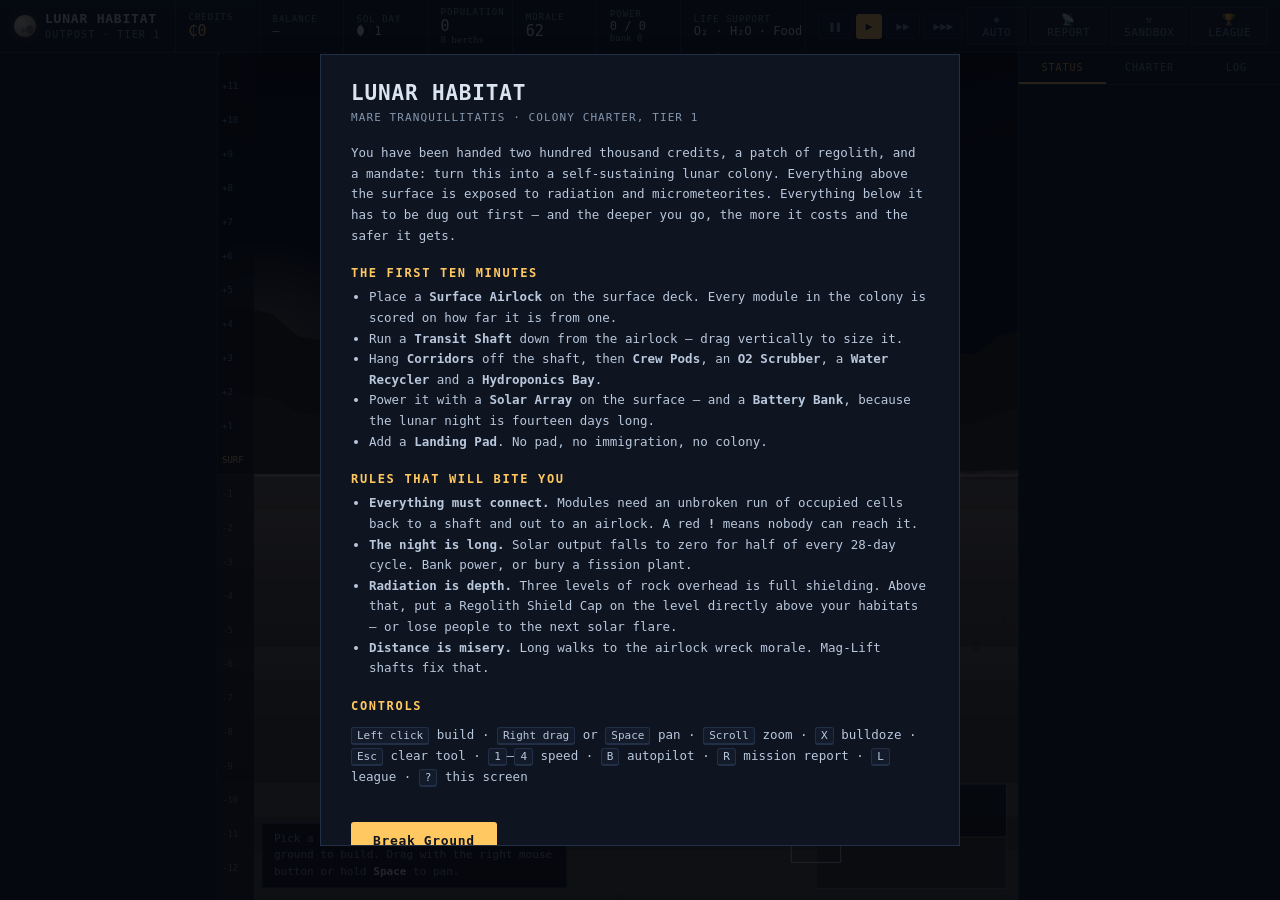
<file: games/lunar-habitat/index.html>
<!DOCTYPE html>
<html lang="en">
<head>
<meta charset="utf-8">
<meta name="viewport" content="width=device-width, initial-scale=1">
<title>Lunar Habitat — Build Down, Build Up, Stay Alive</title>
<meta name="description" content="A lunar colony construction sim in the spirit of the classic vertical builders. Excavate downward, tower upward, and keep everyone breathing.">
<link rel="stylesheet" href="css/game.css">
<link rel="icon" href="data:image/svg+xml,<svg xmlns='http://www.w3.org/2000/svg' viewBox='0 0 32 32'><circle cx='16' cy='16' r='13' fill='%23e6dcc4'/><circle cx='11' cy='12' r='3' fill='%23b3a892'/><circle cx='20' cy='20' r='4' fill='%23b3a892'/></svg>">
</head>
<body>
<div id="app">

  <div id="topbar">
    <div class="brand">
      <div class="logo"></div>
      <div>
        <b>LUNAR HABITAT</b><br>
        <span id="charter">OUTPOST · TIER 1</span>
      </div>
    </div>
    <div class="stat hi"><div class="k">Credits</div><div class="v" id="s-credits">₵0</div></div>
    <div class="stat"><div class="k">Balance</div><div class="v small" id="s-balance">—</div></div>
    <div class="stat"><div class="k">Sol Day</div><div class="v small" id="s-day"><span class="phase-dot" id="s-phase"></span>1</div></div>
    <div class="stat"><div class="k">Population</div><div class="v" id="s-pop">0</div><div class="sub" id="s-housing">0 berths</div></div>
    <div class="stat"><div class="k">Morale</div><div class="v" id="s-morale">62</div></div>
    <div class="stat"><div class="k">Power</div><div class="v small" id="s-power">0 / 0</div><div class="sub" id="s-store">bank 0</div></div>
    <div class="stat"><div class="k">Life Support</div><div class="v small" id="s-life">O₂ · H₂O · Food</div></div>
    <div id="speed">
      <button data-sp="0">❚❚</button>
      <button data-sp="1" class="on">▶</button>
      <button data-sp="3">▶▶</button>
      <button data-sp="8">▶▶▶</button>
      <button id="btn-auto" class="wide" title="Autopilot: the colony builds and manages itself (B)">◈ AUTO</button>
      <button id="btn-report" class="wide" title="Mission Control status report (R)">📡 REPORT</button>
      <button id="btn-sandbox" class="wide" title="Sandbox: all modules free, all tiers unlocked (S)">⚒ SANDBOX</button>
      <button id="btn-league" class="wide" title="Colony league table (L)">🏆 LEAGUE</button>
    </div>
  </div>

  <div id="main">
    <div id="palette"></div>

    <div id="stage">
      <canvas id="cv"></canvas>
      <div id="toast"></div>
      <div id="hint">Pick a module on the left, then click the ground to build. Drag with the right mouse button or hold <b>Space</b> to pan.</div>
    </div>

    <div id="side">
      <div id="tabs">
        <button data-tab="status" class="on">Status</button>
        <button data-tab="charter">Charter</button>
        <button data-tab="log">Log</button>
      </div>
      <div id="panelbody"></div>
    </div>
  </div>
</div>

<div id="modal">
  <div class="card">
    <h1>LUNAR HABITAT</h1>
    <p class="lede">Mare Tranquillitatis · Colony Charter, Tier 1</p>
    <p>You have been handed two hundred thousand credits, a patch of regolith, and a mandate: turn this
    into a self-sustaining lunar colony. Everything above the surface is exposed to radiation and
    micrometeorites. Everything below it has to be dug out first — and the deeper you go, the more it costs
    and the safer it gets.</p>

    <h2>The first ten minutes</h2>
    <ul>
      <li>Place a <b>Surface Airlock</b> on the surface deck. Every module in the colony is scored on how far it is from one.</li>
      <li>Run a <b>Transit Shaft</b> down from the airlock — drag vertically to size it.</li>
      <li>Hang <b>Corridors</b> off the shaft, then <b>Crew Pods</b>, an <b>O2 Scrubber</b>, a <b>Water Recycler</b> and a <b>Hydroponics Bay</b>.</li>
      <li>Power it with a <b>Solar Array</b> on the surface — and a <b>Battery Bank</b>, because the lunar night is fourteen days long.</li>
      <li>Add a <b>Landing Pad</b>. No pad, no immigration, no colony.</li>
    </ul>

    <h2>Rules that will bite you</h2>
    <ul>
      <li><b>Everything must connect.</b> Modules need an unbroken run of occupied cells back to a shaft and out to an airlock. A red <b>!</b> means nobody can reach it.</li>
      <li><b>The night is long.</b> Solar output falls to zero for half of every 28-day cycle. Bank power, or bury a fission plant.</li>
      <li><b>Radiation is depth.</b> Three levels of rock overhead is full shielding. Above that, put a Regolith Shield Cap on the level directly above your habitats — or lose people to the next solar flare.</li>
      <li><b>Distance is misery.</b> Long walks to the airlock wreck morale. Mag-Lift shafts fix that.</li>
    </ul>

    <h2>Controls</h2>
    <p><kbd>Left click</kbd> build · <kbd>Right drag</kbd> or <kbd>Space</kbd> pan · <kbd>Scroll</kbd> zoom ·
    <kbd>X</kbd> bulldoze · <kbd>Esc</kbd> clear tool · <kbd>1</kbd>–<kbd>4</kbd> speed · <kbd>B</kbd> autopilot · <kbd>R</kbd> mission report · <kbd>L</kbd> league · <kbd>?</kbd> this screen</p>

    <button class="go" id="btn-start">Break Ground</button>
    <button class="ghost" id="btn-load">Resume Saved Colony</button>
  </div>
</div>

<script src="js/config.js"></script>
<script src="js/grid.js"></script>
<script src="js/sim.js"></script>
<script src="js/save.js"></script>
<script src="js/render.js"></script>
<script src="js/autopilot.js"></script>
<script src="js/report.js"></script>
<script src="js/league.js"></script>
<script src="js/ui.js"></script>
<script src="js/main.js"></script>
  <script defer src="https://visitor-analytics.astrobotany.workers.dev/a.js"></script>
</body>
</html>
</file>
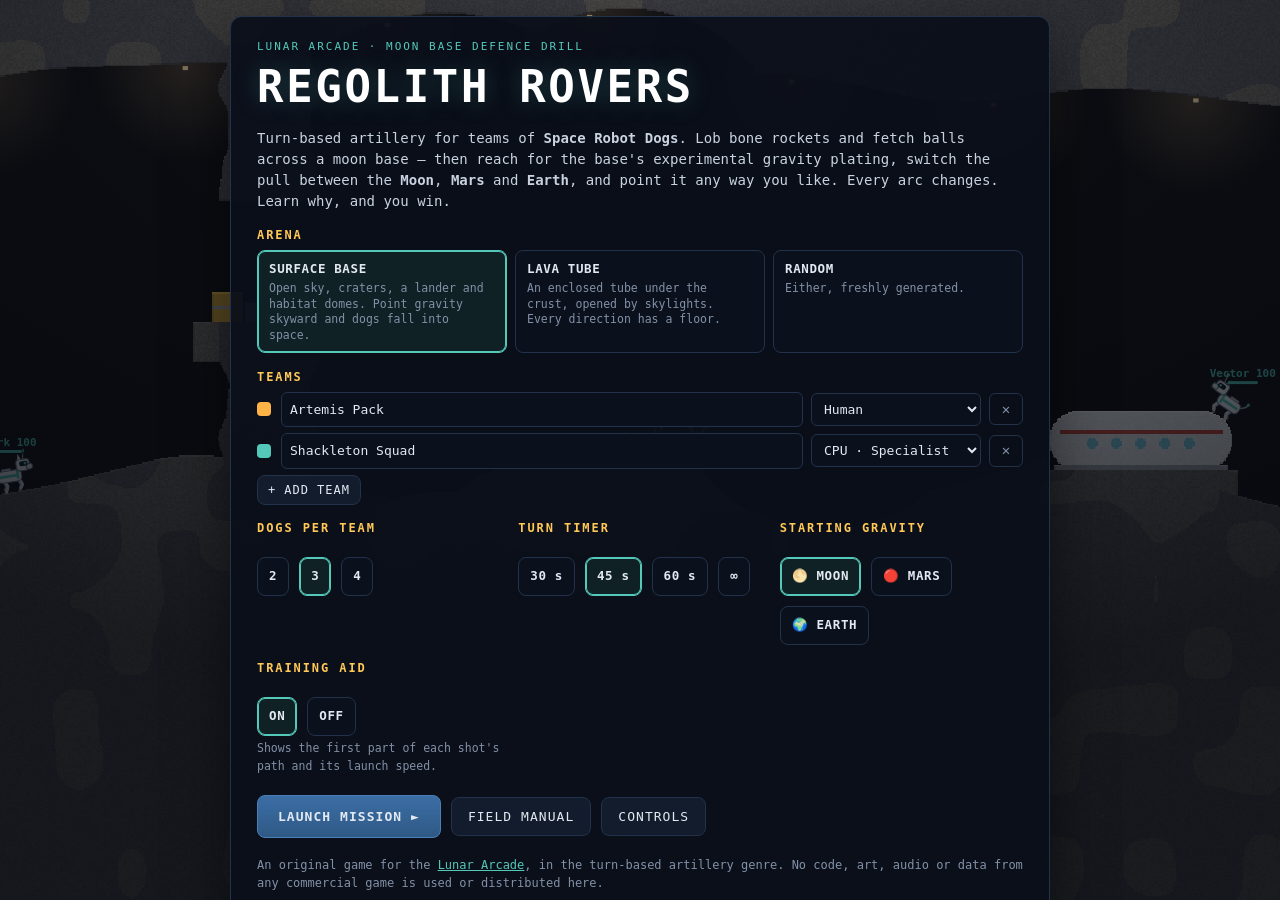
<file: games/regolith-rovers/index.html>
<!DOCTYPE html>
<html lang="en">
<head>
<meta charset="utf-8">
<meta name="viewport" content="width=device-width, initial-scale=1, viewport-fit=cover">
<title>Regolith Rovers — Lunar Arcade</title>
<meta name="description" content="Turn-based artillery for Space Robot Dogs on a moon base. Dial gravity between the Moon, Mars and Earth, point it any way you like, and watch every arc change.">
<link rel="stylesheet" href="style.css">
</head>
<body>
<div id="stage">
  <canvas id="view" aria-label="Regolith Rovers arena"></canvas>

  <!-- ============================== HUD ============================== -->
  <div id="hud" class="off">
    <div id="hud-tl" class="hud-box">
      <div class="banner"><span class="swatch" id="h-swatch"></span><b id="h-team">—</b></div>
      <div class="sub"><span id="h-dog">—</span> <span id="h-hp" class="hp">100</span> <span id="h-ctrl" class="ctrl"></span></div>
      <div class="clock"><span id="h-timer">45</span><span id="h-phase">AIM</span></div>
      <div class="minirow">
        <button class="mini" id="b-menu" title="Pause and menu (P)">☰</button>
        <button class="mini" id="b-sound" title="Sound on/off (M)">🔊</button>
        <button class="mini" id="b-arc" title="Training aid: predicted arc (T)">⌒</button>
        <button class="mini" id="b-zoom" title="Overview (Z)">⤢</button>
        <button class="mini" id="b-ff" title="Fast-forward flights ×3 (hold Shift)">⏩</button>
      </div>
    </div>

    <div id="hud-tr" class="hud-box">
      <div class="toggles">
        <button class="tog" id="b-auto" title="Hand this team to the AI (F)">◈ AUTO AI</button>
        <button class="tog" id="b-ammo" title="Unlimited ammo for every team (U)">∞ AMMO</button>
      </div>
      <button class="planet" id="b-planet" title="Cycle gravity: Moon → Mars → Earth (G)">
        <span id="p-icon">🌕</span><span class="pname" id="p-name">MOON</span><span class="pg" id="p-g">1.62 m/s²</span>
      </button>
      <div class="compass-wrap">
        <canvas id="compass" title="Drag to point gravity; double-click for straight down ([ ] V)"></canvas>
        <button id="g-readout" title="Point gravity straight down (V)">g points S · 180°</button>
      </div>
    </div>

    <div id="hud-teams"></div>
    <div id="ff-badge" class="off">⏩ ×3</div>

    <div id="hud-bottom">
      <div id="info-line"></div>
      <div id="weapons"></div>
      <div id="fuse" class="off">FUSE <button class="mini" id="b-fuse-dn">−</button><b id="fuse-s">3 s</b><button class="mini" id="b-fuse-up">+</button></div>
    </div>

    <div id="touchpad">
      <div class="pad left">
        <button data-k="left">◀</button><button data-k="jump">⤒</button><button data-k="right">▶</button>
      </div>
      <div class="pad right">
        <button data-k="up">▲</button><button data-k="down">▼</button><button data-k="fire" class="fire">FIRE</button>
      </div>
    </div>

    <div id="toast"></div>
  </div>

  <!-- ============================ TITLE ============================ -->
  <section id="screen-title" class="screen active">
    <div class="panel">
      <p class="kicker">LUNAR ARCADE · MOON BASE DEFENCE DRILL</p>
      <h1>REGOLITH ROVERS</h1>
      <p class="tagline">Turn-based artillery for teams of <b>Space Robot Dogs</b>. Lob bone rockets and
        fetch balls across a moon base — then reach for the base's experimental gravity plating, switch
        the pull between the <b>Moon</b>, <b>Mars</b> and <b>Earth</b>, and point it any way you like.
        Every arc changes. Learn why, and you win.</p>

      <h3>ARENA</h3>
      <div class="opts" id="o-arena">
        <div class="opt" data-v="surface"><b>SURFACE BASE</b><span>Open sky, craters, a lander and habitat domes. Point gravity skyward and dogs fall into space.</span></div>
        <div class="opt" data-v="tube"><b>LAVA TUBE</b><span>An enclosed tube under the crust, opened by skylights. Every direction has a floor.</span></div>
        <div class="opt" data-v="random"><b>RANDOM</b><span>Either, freshly generated.</span></div>
      </div>

      <h3>TEAMS</h3>
      <div id="o-teams"></div>
      <button class="btn small" id="b-addteam">+ ADD TEAM</button>

      <div class="grid2">
        <div>
          <h3>DOGS PER TEAM</h3>
          <div class="opts row" id="o-dogs">
            <div class="opt" data-v="2"><b>2</b></div><div class="opt" data-v="3"><b>3</b></div><div class="opt" data-v="4"><b>4</b></div>
          </div>
        </div>
        <div>
          <h3>TURN TIMER</h3>
          <div class="opts row" id="o-timer">
            <div class="opt" data-v="30"><b>30 s</b></div><div class="opt" data-v="45"><b>45 s</b></div>
            <div class="opt" data-v="60"><b>60 s</b></div><div class="opt" data-v="0"><b>∞</b></div>
          </div>
        </div>
        <div>
          <h3>STARTING GRAVITY</h3>
          <div class="opts row" id="o-planet">
            <div class="opt" data-v="0"><b>🌕 MOON</b></div><div class="opt" data-v="1"><b>🔴 MARS</b></div><div class="opt" data-v="2"><b>🌍 EARTH</b></div>
          </div>
        </div>
        <div>
          <h3>TRAINING AID</h3>
          <div class="opts row" id="o-training">
            <div class="opt" data-v="1"><b>ON</b></div><div class="opt" data-v="0"><b>OFF</b></div>
          </div>
          <p class="dim small-print">Shows the first part of each shot's path and its launch speed.</p>
        </div>
      </div>

      <div class="row">
        <button class="btn big" id="b-start">LAUNCH MISSION ►</button>
        <button class="btn" id="b-manual">FIELD MANUAL</button>
        <button class="btn" id="b-controls">CONTROLS</button>
      </div>

      <p class="footnote">An original game for the <a href="../../">Lunar Arcade</a>, in the turn-based artillery
        genre. No code, art, audio or data from any commercial game is used or distributed here.</p>
    </div>
  </section>

  <!-- ========================= FIELD MANUAL ========================= -->
  <section id="screen-manual" class="screen">
    <div class="panel prose">
      <p class="kicker">FIELD MANUAL</p>
      <h1>GRAVITY, ARCS AND ROBOT DOGS</h1>

      <h3>The drill</h3>
      <p>Teams of robot dogs take turns. On your turn, walk, jump, pick a tool from the kit and fire.
        Your dog's <b>mag-paws</b> grip whatever it stands on — floor, wall or ceiling — so changing
        gravity never knocks a standing dog over. Gravity acts on everything in flight: shots, debris,
        and any dog that jumps or is blasted off its feet. Last team with a dog standing wins.</p>
      <p>The base's gravity plating is fiction: no real moon base can do this. Everything else here is
        ordinary physics, worked out with the real numbers.</p>

      <h3>Gravity on three worlds</h3>
      <table class="facts">
        <tr><th></th><th>g (m/s²)</th><th>vs Earth</th></tr>
        <tr><td>🌕 Moon</td><td>1.62</td><td>0.17×</td></tr>
        <tr><td>🔴 Mars</td><td>3.73</td><td>0.38×</td></tr>
        <tr><td>🌍 Earth</td><td>9.81</td><td>1×</td></tr>
      </table>
      <p class="dim">Moon and Mars: NASA NSSDCA fact sheets [1, 2]. Earth: standard gravity,
        9.80665 m/s² exactly [3].</p>

      <h3>Why the same shot lands somewhere else</h3>
      <p>The arena is airless on every setting, so a shot feels nothing but gravity and flies a perfect
        parabola. On flat ground, a shot launched at speed <i>v</i> and angle <i>θ</i> travels
        <b>R = v²·sin 2θ / g</b> and stays up for <b>T = 2v·sin θ / g</b>.</p>
      <table class="facts">
        <tr><th>20 m/s at 45°</th><th>range</th><th>time in flight</th></tr>
        <tr><td>🌍 Earth</td><td>40.8 m</td><td>2.9 s</td></tr>
        <tr><td>🔴 Mars</td><td>107 m</td><td>7.6 s</td></tr>
        <tr><td>🌕 Moon</td><td>247 m</td><td>17.5 s</td></tr>
      </table>
      <p>Same speed, same angle: about six times farther on the Moon. To hit the same spot you need
        only √(1.62 / 9.81) ≈ 41 % of the Earth launch speed, and the shot hangs in the sky about
        2.5 times longer. Hold <kbd>Shift</kbd> to fast-forward long flights.</p>

      <h3>Pointing gravity</h3>
      <p>The compass sets which way gravity pulls. Turn it a quarter turn and every arc turns with it:
        a shot that would have landed 40 m down-range now lands 40 m up a wall. Point it across the
        arena and you can curve a shot round cover; point it at the sky on the surface base and
        anything that leaves the ground falls away into space.</p>

      <h3>Jumps, falls and thrusters</h3>
      <p>A dog jumps at a fixed 3 m/s. It rises about 0.34 m on Earth, 0.9 m on Mars and 2.1 m on the
        Moon. Falls hurt by <b>impact speed</b>, not height: anything over 6 m/s does damage, which is a
        1.8 m drop on Earth, 4.8 m on Mars and 11 m on the Moon (v = √(2gh)).</p>
      <p>The Thruster Pack pushes at 6 m/s². Its thrust-to-weight ratio is 6 / g: 3.7 on the Moon,
        1.6 on Mars and 0.61 on Earth — where it cannot lift a dog off level ground at all.</p>

      <h3>No air</h3>
      <p>No air means no drag and no wind: every grain of dust thrown up by a blast follows the same
        kind of arc as a shot. It also means no sound. What you hear is your dogs' suit-radio telemetry.</p>

      <h3>Plants feel gravity too</h3>
      <p>Plants sense which way is down. Researchers on Earth study what happens when that signal is
        taken away with machines such as clinostats, which keep turning a plant so that the direction
        of gravity it experiences never settles [4]. Spinning the compass is the same idea, played for
        laughs.</p>

      <h3>Sources</h3>
      <ol class="refs">
        <li>NASA NSSDCA, <a href="https://nssdc.gsfc.nasa.gov/planetary/factsheet/moonfact.html" target="_blank" rel="noopener">Moon Fact Sheet</a>, surface gravity 1.62 m/s² (accessed 6 Nov 2026).</li>
        <li>NASA NSSDCA, <a href="https://nssdc.gsfc.nasa.gov/planetary/factsheet/marsfact.html" target="_blank" rel="noopener">Mars Fact Sheet</a>, mean surface gravity 3.73 m/s² (accessed 6 Nov 2026).</li>
        <li>NASA NSSDCA, <a href="https://nssdc.gsfc.nasa.gov/planetary/factsheet/earthfact.html" target="_blank" rel="noopener">Earth Fact Sheet</a>: standard gravity 9.80665 m/s² (CODATA 2018) (accessed 6 Nov 2026).</li>
        <li>Song, G., Cho, B.-K., Kim, G. &amp; Lee, H. (2026). Ground-based microgravity simulators for plant research: principles and biological responses. <i>npj Microgravity</i> 12, 95. <a href="https://doi.org/10.1038/s41526-026-00633-w" target="_blank" rel="noopener">doi:10.1038/s41526-026-00633-w</a></li>
      </ol>
      <div class="row"><button class="btn big" data-back>◄ BACK</button></div>
    </div>
  </section>

  <!-- =========================== CONTROLS =========================== -->
  <section id="screen-controls" class="screen">
    <div class="panel prose">
      <p class="kicker">CONTROLS</p>
      <h1>HOW TO DRIVE A ROBOT DOG</h1>
      <div class="keys">
        <div><kbd>←</kbd> <kbd>→</kbd> / <kbd>A</kbd> <kbd>D</kbd><span>walk along the surface</span></div>
        <div><kbd>Enter</kbd><span>jump</span></div>
        <div><kbd>↑</kbd> <kbd>↓</kbd> / <kbd>W</kbd> <kbd>S</kbd><span>aim (and steer the Thruster Pack)</span></div>
        <div><kbd>Space</kbd><span>hold to charge, release to fire</span></div>
        <div><kbd>1</kbd>–<kbd>8</kbd>, <kbd>0</kbd><span>pick from the kit; 0 skips the turn</span></div>
        <div><kbd>Q</kbd> <kbd>E</kbd><span>Fetch Ball fuse 1–5 s</span></div>
        <div><kbd>G</kbd><span>gravity: Moon → Mars → Earth</span></div>
        <div><kbd>[</kbd> <kbd>]</kbd><span>turn gravity 15°; <kbd>V</kbd> straight down</span></div>
        <div><kbd>F</kbd><span>◈ Auto AI for the team on turn</span></div>
        <div><kbd>U</kbd><span>∞ Ammo for everyone</span></div>
        <div><kbd>Shift</kbd><span>hold to fast-forward flights</span></div>
        <div><kbd>T</kbd><span>training arc on/off</span></div>
        <div><kbd>Z</kbd><span>overview; mouse wheel or pinch zooms; drag to look around</span></div>
        <div><kbd>P</kbd> / <kbd>Esc</kbd><span>pause</span></div>
        <div><kbd>M</kbd><span>sound</span></div>
      </div>
      <p class="dim">Supply Drop: arrow keys, a click or a tap pick the drop point; fire to call it in.
        On a touch screen, the pads at the bottom walk, jump, aim and fire, and the compass and
        planet button work by touch.</p>
      <div class="row"><button class="btn big" data-back>◄ BACK</button></div>
    </div>
  </section>

  <!-- ============================= PAUSE ============================= -->
  <section id="screen-pause" class="screen">
    <div class="panel narrow">
      <p class="kicker">PAUSED</p>
      <h1>MISSION ON HOLD</h1>
      <div class="col">
        <button class="btn big" id="b-resume">RESUME ►</button>
        <button class="btn" id="b-pmanual">FIELD MANUAL</button>
        <button class="btn" id="b-pcontrols">CONTROLS</button>
        <button class="btn" id="b-quit">ABANDON MISSION</button>
      </div>
    </div>
  </section>

  <!-- ============================ RESULTS ============================ -->
  <section id="screen-over" class="screen">
    <div class="panel narrow">
      <p class="kicker">MISSION REPORT</p>
      <h1 id="over-title">—</h1>
      <div id="over-badges"></div>
      <div id="over-stats"></div>
      <div class="col">
        <button class="btn big" id="b-rematch">REMATCH ►</button>
        <button class="btn" id="b-setup">NEW SETUP</button>
      </div>
    </div>
  </section>
</div>

<script src="js/physics.js"></script>
<script src="js/terrain.js"></script>
<script src="js/weapons.js"></script>
<script src="js/ai.js"></script>
<script src="js/game.js"></script>
<script src="js/render.js"></script>
<script src="js/audio.js"></script>
<script src="js/ui.js"></script>
<script src="js/main.js"></script>
  <script defer src="https://visitor-analytics.astrobotany.workers.dev/a.js"></script>
</body>
</html>
</file>
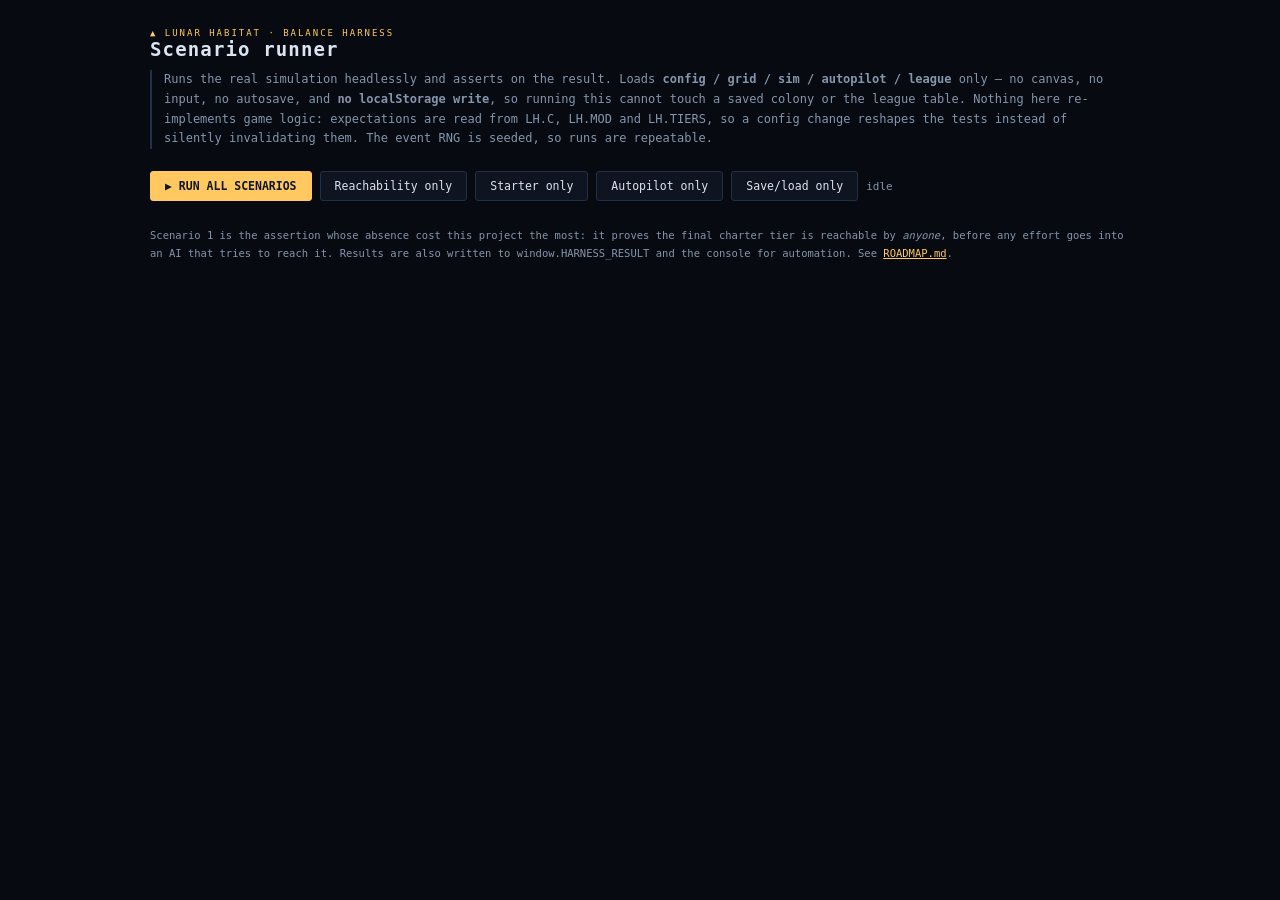
<file: tools/harness.html>
<!DOCTYPE html>
<html lang="en">
<head>
<meta charset="utf-8">
<meta name="viewport" content="width=device-width, initial-scale=1">
<title>Lunar Habitat — Balance Harness</title>
<style>
  :root {
    --bg:#070a11; --panel:#0e1420; --line:#223047; --ink:#dbe5f2; --dim:#8496ad;
    --accent:#ffc861; --good:#6fd98a; --bad:#ff6b6b; --warn:#ffb648;
    --mono: ui-monospace, "SF Mono", Menlo, Consolas, monospace;
  }
  * { box-sizing: border-box; }
  body { margin:0; background:var(--bg); color:var(--ink); font-family:var(--mono);
         font-size:13px; padding:28px 22px 60px; }
  .wrap { max-width:980px; margin:0 auto; }
  h1 { font-size:19px; letter-spacing:.06em; margin:0 0 4px; }
  .kicker { font-size:9px; letter-spacing:.22em; color:var(--accent); }
  .lede { color:var(--dim); font-size:12px; line-height:1.65; margin:10px 0 22px;
          border-left:2px solid var(--line); padding-left:12px; }
  #bar { display:flex; gap:8px; align-items:center; margin-bottom:20px; flex-wrap:wrap; }
  button { background:var(--panel); color:var(--ink); border:1px solid var(--line);
           border-radius:3px; font-family:var(--mono); font-size:11.5px;
           padding:7px 14px; cursor:pointer; }
  button:hover { border-color:var(--accent); color:var(--accent); }
  button.go { background:var(--accent); color:#10151f; border-color:var(--accent); font-weight:700; }
  #status { color:var(--dim); font-size:11px; }
  .verdict { padding:12px 16px; border:1px solid var(--line); border-radius:3px;
             margin-bottom:20px; font-size:14px; letter-spacing:.04em; }
  .verdict.pass { color:var(--good); border-color:rgba(111,217,138,.45);
                  background:rgba(111,217,138,.06); }
  .verdict.fail { color:var(--bad); border-color:rgba(255,107,107,.45);
                  background:rgba(255,107,107,.06); }
  .sc { border:1px solid var(--line); border-radius:3px; margin-bottom:16px;
        background:linear-gradient(180deg,#0d1422,#0a0f1a); }
  .sc > h2 { margin:0; font-size:13px; padding:11px 15px; border-bottom:1px solid var(--line);
             display:flex; justify-content:space-between; align-items:baseline; gap:12px; }
  .sc .tag { font-size:9.5px; letter-spacing:.14em; padding:3px 9px; border-radius:10px;
             border:1px solid; white-space:nowrap; }
  .tag.pass { color:var(--good); border-color:rgba(111,217,138,.5); }
  .tag.fail { color:var(--bad); border-color:rgba(255,107,107,.5); }
  .sc .note { padding:9px 15px; color:var(--dim); font-size:11px; line-height:1.6;
              border-bottom:1px solid rgba(34,48,71,.5); }
  .cols { display:grid; grid-template-columns:1fr 1fr; gap:0; }
  @media (max-width:760px){ .cols { grid-template-columns:1fr; } }
  .cols > div { padding:12px 15px; }
  .cols > div + div { border-left:1px solid rgba(34,48,71,.5); }
  .h { font-size:8.5px; letter-spacing:.16em; color:var(--dim); margin-bottom:7px;
       text-transform:uppercase; }
  .row { display:flex; justify-content:space-between; gap:10px; padding:3px 0;
         font-size:11.5px; border-bottom:1px solid rgba(34,48,71,.3); }
  .row .l { color:var(--dim); }
  .row .r { font-variant-numeric:tabular-nums; text-align:right; }
  .chk { display:flex; gap:8px; align-items:baseline; padding:3.5px 0; font-size:11.5px; }
  .chk .m { width:12px; flex:0 0 12px; }
  .chk.ok { color:var(--good); } .chk.no { color:var(--bad); }
  .chk .why { color:var(--dim); font-size:10.5px; margin-left:auto; text-align:right; }
  .obs { color:var(--warn); font-size:11px; line-height:1.6; padding:9px 15px;
         border-top:1px solid rgba(34,48,71,.5); }
  footer { color:var(--dim); font-size:10.5px; margin-top:26px; line-height:1.7; }
  a { color:var(--accent); }
</style>
</head>
<body>
<div class="wrap">
  <div class="kicker">▲ LUNAR HABITAT · BALANCE HARNESS</div>
  <h1>Scenario runner</h1>
  <p class="lede">
    Runs the real simulation headlessly and asserts on the result. Loads
    <b>config / grid / sim / autopilot / league</b> only — no canvas, no input, no autosave, and
    <b>no localStorage write</b>, so running this cannot touch a saved colony or the league table.
    Nothing here re-implements game logic: expectations are read from <code>LH.C</code>,
    <code>LH.MOD</code> and <code>LH.TIERS</code>, so a config change reshapes the tests instead of
    silently invalidating them. The event RNG is seeded, so runs are repeatable.
  </p>

  <div id="bar">
    <button class="go" id="run">▶ RUN ALL SCENARIOS</button>
    <button id="run1">Reachability only</button>
    <button id="run2">Starter only</button>
    <button id="run3">Autopilot only</button>
    <button id="run4">Save/load only</button>
    <span id="status">idle</span>
  </div>

  <div id="out"></div>

  <footer>
    Scenario 1 is the assertion whose absence cost this project the most: it proves the final charter
    tier is reachable by <em>anyone</em>, before any effort goes into an AI that tries to reach it.
    Results are also written to <code>window.HARNESS_RESULT</code> and the console for automation.
    See <a href="../ROADMAP.md">ROADMAP.md</a>.
  </footer>
</div>

<script src="../games/lunar-habitat/js/config.js"></script>
<script src="../games/lunar-habitat/js/grid.js"></script>
<script src="../games/lunar-habitat/js/sim.js"></script>
<script src="../games/lunar-habitat/js/save.js"></script>
<script src="../games/lunar-habitat/js/autopilot.js"></script>
<script src="../games/lunar-habitat/js/league.js"></script>
<script src="harness.js"></script>
<script>
(function () {
  'use strict';
  var H = LH.Harness;
  var out = document.getElementById('out');
  var status = document.getElementById('status');

  function esc(v) {
    return String(v === undefined || v === null ? '' : v)
      .replace(/&/g, '&amp;').replace(/</g, '&lt;').replace(/>/g, '&gt;');
  }

  function render(reports) {
    var allPass = reports.every(function (r) { return r.passed(); });
    var failed = reports.filter(function (r) { return !r.passed(); }).length;

    var html = '<div class="verdict ' + (allPass ? 'pass' : 'fail') + '">' +
      (allPass ? '✔ ALL SCENARIOS PASS' : '✕ ' + failed + ' OF ' + reports.length + ' SCENARIOS FAILING') +
      '</div>';

    reports.forEach(function (r) {
      var pass = r.passed();
      html += '<div class="sc"><h2><span>' + esc(r.name) + '</span>' +
        '<span class="tag ' + (pass ? 'pass' : 'fail') + '">' +
        (pass ? 'PASS' : 'FAIL') + ' · ' + r.ms + ' ms</span></h2>';
      if (r.subtitle) html += '<div class="note">' + esc(r.subtitle) + '</div>';

      html += '<div class="cols"><div><div class="h">Assertions</div>';
      r.checks.forEach(function (c) {
        html += '<div class="chk ' + (c.ok ? 'ok' : 'no') + '"><span class="m">' +
          (c.ok ? '✔' : '✕') + '</span><span>' + esc(c.label) + '</span>' +
          '<span class="why">' + esc(c.actual) + '</span></div>';
      });
      html += '</div><div><div class="h">Measured</div>';
      Object.keys(r.metrics).forEach(function (k) {
        html += '<div class="row"><span class="l">' + esc(k) + '</span>' +
          '<span class="r">' + esc(r.metrics[k]) + '</span></div>';
      });
      html += '</div></div>';

      if (r.notes.length) {
        html += '<div class="obs">' + r.notes.map(esc).join('<br>') + '</div>';
      }
      html += '</div>';
    });

    out.innerHTML = html;

    window.HARNESS_RESULT = {
      allPass: allPass,
      scenarios: reports.map(function (r) {
        return { name: r.name, pass: r.passed(), ms: r.ms,
                 checks: r.checks, metrics: r.metrics, notes: r.notes };
      })
    };
    console.log('[harness]', allPass ? 'ALL PASS' : failed + ' FAILING', window.HARNESS_RESULT);
  }

  function go(keys) {
    out.innerHTML = '';
    status.textContent = 'running…';
    var order = keys || H.order;
    var reports = [];
    order.reduce(function (p, key) {
      return p.then(function () {
        status.textContent = 'running ' + key + '…';
        return new Promise(function (res, rej) {
          setTimeout(function () {
            // a throw in here would otherwise never settle the promise, and the
            // page would sit on "running…" forever with no error shown
            try {
              var t0 = performance.now();
              var rep = H.scenarios[key]();
              rep.ms = Math.round(performance.now() - t0);
              reports.push(rep);
              res();
            } catch (err) { rej(err); }
          }, 20);
        });
      });
    }, Promise.resolve()).then(function () {
      status.textContent = 'done';
      render(reports);
    }).catch(function (e) {
      status.textContent = 'error';
      out.innerHTML = '<div class="verdict fail">✕ HARNESS ERROR: ' + esc(e && e.message) +
        '</div><pre style="color:var(--dim);font-size:11px;white-space:pre-wrap">' +
        esc(e && e.stack) + '</pre>';
      console.error(e);
    });
  }

  document.getElementById('run').onclick = function () { go(); };
  document.getElementById('run1').onclick = function () { go(['reachable']); };
  document.getElementById('run2').onclick = function () { go(['starter']); };
  document.getElementById('run3').onclick = function () { go(['autopilot']); };
  document.getElementById('run4').onclick = function () { go(['saveload']); };

  if (/[?&]run\b/.test(location.search)) go();
})();
</script>
  <script defer src="https://visitor-analytics.astrobotany.workers.dev/a.js"></script>
</body>
</html>
</file>
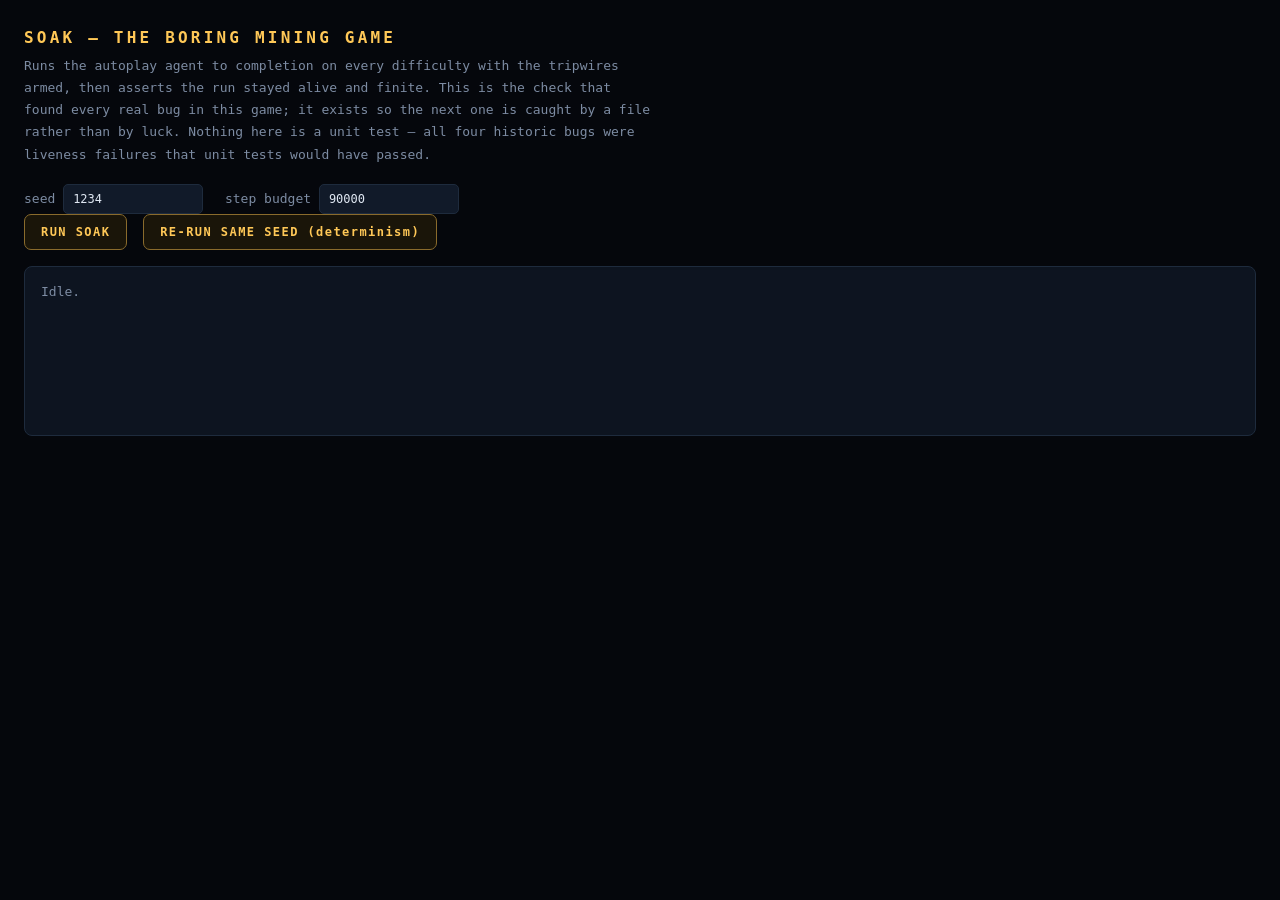
<file: tools/soak-mining.html>
<!DOCTYPE html>
<html lang="en">
<head>
<meta charset="utf-8">
<title>Soak — The Boring Mining Game</title>
<style>
  body{margin:0;padding:24px;background:#05070c;color:#dfe7f2;
       font:13px/1.7 ui-monospace,SFMono-Regular,Menlo,Consolas,monospace}
  h1{font-size:16px;letter-spacing:.2em;color:#ffc857;margin:0 0 4px}
  p.sub{color:#7d8ca3;margin:0 0 18px;max-width:80ch}
  #out{white-space:pre-wrap;border:1px solid #1e2b3d;border-radius:8px;
       padding:14px 16px;background:#0d1420;min-height:140px}
  .pass{color:#5fd48a;font-weight:700}
  .fail{color:#ff5a5a;font-weight:700}
  .dim{color:#7d8ca3}
  .hdr{color:#6fd6e8}
  button{font:700 12px/1 ui-monospace,monospace;letter-spacing:.12em;color:#ffc857;
         background:#1a1509;border:1px solid #8a6b2c;border-radius:7px;
         padding:11px 16px;cursor:pointer;margin:0 8px 16px 0}
  label{color:#7d8ca3;margin-right:14px}
  input{font:12px ui-monospace,monospace;background:#111a29;color:#dfe7f2;
        border:1px solid #1e2b3d;border-radius:5px;padding:7px 9px;width:120px}
  /* The game needs its DOM to exist, but we never look at it. */
  #host{position:fixed;left:-9999px;top:0;width:1280px;height:720px}
</style>
</head>
<body>

<h1>SOAK — THE BORING MINING GAME</h1>
<p class="sub">Runs the autoplay agent to completion on every difficulty with the tripwires armed,
then asserts the run stayed alive and finite. This is the check that found every real bug in this
game; it exists so the next one is caught by a file rather than by luck. Nothing here is a unit
test — all four historic bugs were liveness failures that unit tests would have passed.</p>

<div>
  <label>seed <input id="seed" value="1234" inputmode="numeric"></label>
  <label>step budget <input id="budget" value="90000"></label>
</div>
<button id="run">RUN SOAK</button>
<button id="rerun">RE-RUN SAME SEED (determinism)</button>
<div id="out" class="dim">Idle.</div>

<!-- the game's own DOM, offscreen: game.js grabs these at load -->
<div id="host"></div>

<script>
const out = document.getElementById('out');
let html = '';
const w = (s, cls) => { html += cls ? '<span class="' + cls + '">' + s + '</span>\n' : s + '\n'; out.innerHTML = html; };
const clear = () => { html = ''; out.innerHTML = ''; };

/* The game is a classic script: its top-level `const`/`let` land in the shared
   global lexical scope, so once it has loaded we can drive `update()` and read
   `drones`, `colonies`, `TRIP` and friends directly. No exports, no refactor —
   and this is exactly the property that ES modules would take away. */
function loadGame(seed) {
  return new Promise((resolve, reject) => {
    const host = document.getElementById('host');
    host.innerHTML = '';
    fetch('../games/boring-mining/index.html')
      .then(r => r.text())
      .then(txt => {
        // lift the game's markup in, minus its own <script> tag
        const doc = new DOMParser().parseFromString(txt, 'text/html');
        const app = doc.getElementById('app');
        if (!app) return reject(new Error('could not find #app in the game page'));
        host.appendChild(app);
        history.replaceState(null, '', '?debug=1&seed=' + seed);
        const s = document.createElement('script');
        s.src = '../games/boring-mining/game.js';
        s.onload = () => resolve();
        s.onerror = () => reject(new Error('game.js failed to load'));
        document.body.appendChild(s);
      })
      .catch(reject);
  });
}

const DIFFS = [0, 1, 2];

function runContract(d, budget) {
  diff = d;
  // Clear the previous contract's result first. Without this a run that never
  // terminates reports the *last* run's score as its own — the harness lied
  // about a stalemate the first time it hit one.
  lastRun = null;
  document.getElementById('btn-start').click();
  setAuto(true);
  let steps = 0;
  while (!over && steps < budget) { update(1 / 60); steps++; }
  const c = colonies[PLAYER];
  return {
    name: DIFF[d].name,
    finished: over, won: overWin, steps,
    simMins: +(clock.elapsed / 60).toFixed(1),
    mined: Math.round(c.mined), shipped: Math.round(c.shipped), tier: c.tier,
    swarm: drones.filter(x => x.alive && x.col === PLAYER).length,
    score: lastRun ? lastRun.score : null,
    seed: seed0,
    trips: TRIP.fired.slice(),
    finite: Number.isFinite(cam.x) && Number.isFinite(player.x) &&
            drones.every(x => !x.alive || Number.isFinite(x.x)),
  };
}

function report(rows) {
  let fails = 0;
  for (const r of rows) {
    w('');
    w('── ' + r.name + ' ' + '─'.repeat(Math.max(1, 26 - r.name.length)), 'hdr');
    w('   seed ' + r.seed + '  ·  ' + r.steps + ' steps  ·  ' + r.simMins + ' sim-min');
    w('   mined ' + r.mined + '  shipped ' + r.shipped + ' t  tier ' + r.tier +
      '  swarm ' + r.swarm + '  score ' + (r.score === null ? '—' : r.score));

    if (!r.finished) w('   STALEMATE — hit the step budget without a result', 'fail');
    const checks = [
      ['run terminates within budget', r.finished],
      ['all coordinates finite',       r.finite],
      ['no tripwire fired',            r.trips.length === 0],
      ['league row written',           r.score !== null],
    ];
    for (const [label, ok] of checks) {
      w('   ' + (ok ? '✓ ' : '✗ ') + label, ok ? 'pass' : 'fail');
      if (!ok) fails++;
    }
    for (const t of r.trips)
      w('     ↳ ' + t.kind + ' @ ' + t.at + 's ' + JSON.stringify(t.detail), 'fail');
    if (!r.won && r.finished)
      w('   note: contract lost — not a failure, but the agent usually wins', 'dim');
  }
  w('');
  w(fails === 0 ? 'SOAK PASSED — ' + rows.length + ' contracts, 0 failures'
                : 'SOAK FAILED — ' + fails + ' failed check' + (fails === 1 ? '' : 's'),
    fails === 0 ? 'pass' : 'fail');
  return fails;
}

let loaded = false;
async function soak() {
  clear();
  const seed = (+document.getElementById('seed').value || 0) >>> 0;
  const budget = +document.getElementById('budget').value || 90000;
  w('Loading game with ?debug=1&seed=' + seed + ' …', 'dim');
  if (!loaded) {
    try { await loadGame(seed); loaded = true; }
    catch (e) { w('LOAD FAILED: ' + e.message, 'fail');
                w('Serve this over http:// — fetch() cannot read file:// pages.', 'dim'); return null; }
  }
  if (!TRIP.on) { w('WARNING: tripwires are not armed — check the ?debug flag', 'fail'); }
  pinnedSeed = seed;
  w('Tripwires armed. Running ' + DIFFS.length + ' contracts…', 'dim');
  const rows = DIFFS.map(d => runContract(d, budget));
  const fails = report(rows);
  return { rows, fails, seed };
}

document.getElementById('run').onclick = () => soak();

/* Determinism check: the same seed must produce byte-identical outcomes, or a
   soak failure can never be replayed and is therefore not a bug you can fix. */
document.getElementById('rerun').onclick = async () => {
  const a = await soak();
  if (!a) return;
  w('');
  w('Re-running the same seed to check determinism…', 'dim');
  const b = { rows: DIFFS.map(d => runContract(d, +document.getElementById('budget').value || 90000)) };
  let same = true;
  for (let i = 0; i < a.rows.length; i++) {
    const x = a.rows[i], y = b.rows[i];
    const match = x.mined === y.mined && x.shipped === y.shipped &&
                  x.tier === y.tier && x.score === y.score;
    w('   ' + (match ? '✓ ' : '✗ ') + x.name + ': mined ' + x.mined + '/' + y.mined +
      '  shipped ' + x.shipped + '/' + y.shipped + '  score ' + x.score + '/' + y.score,
      match ? 'pass' : 'fail');
    if (!match) same = false;
  }
  w('');
  w(same ? 'DETERMINISTIC — same seed, same outcome'
         : 'NOT DETERMINISTIC — a soak failure could not be replayed', same ? 'pass' : 'fail');
};
</script>
  <script defer src="https://visitor-analytics.astrobotany.workers.dev/a.js"></script>
</body>
</html>
</file>
<file: assets/hub.css>
/* Lunar Arcade — hub page.
   Palette follows the COSE site family (--accent / --accent2) but runs dark by
   default, because it is an arcade. */

:root{
  --bg:#080b12; --fg:#e6ebf2; --muted:#8d9aad; --line:#1d2836;
  --card:#0e141e; --card2:#121a26;
  --accent:#6ea3d8; --accent2:#54c9ba; --amber:#ffc857;
  --mono:ui-monospace,SFMono-Regular,Menlo,Consolas,"Roboto Mono",monospace;
  --sans:-apple-system,BlinkMacSystemFont,"Segoe UI",Roboto,Helvetica,Arial,sans-serif;
}
html[data-theme="light"] {
  --bg:#ffffff; --fg:#1a2230; --muted:#5a6473; --line:#e5e9f0;
  --card:#f7f9fc; --card2:#eef2f6;
  --accent:#3B6EA5; --accent2:#3FB6A8;
}

*{box-sizing:border-box}
body{
  margin:0; background:var(--bg); color:var(--fg);
  font:16px/1.65 var(--sans); -webkit-font-smoothing:antialiased;
}
.wrap{max-width:900px; margin:0 auto; padding:0 22px}
a{color:var(--accent2)}

/* ---------------- hero ---------------- */
.hero{
  padding:76px 0 60px; border-bottom:1px solid var(--line);
  background:
    radial-gradient(900px 420px at 78% -20%, rgba(110,163,216,.16) 0%, transparent 62%),
    radial-gradient(700px 380px at 8% 120%, rgba(84,201,186,.10) 0%, transparent 60%);
  position:relative; overflow:hidden;
}
/* a thin regolith horizon under the hero */
.hero::after{
  content:""; position:absolute; left:0; right:0; bottom:0; height:46px;
  background:linear-gradient(180deg,transparent,rgba(255,200,87,.05));
  border-top:1px solid rgba(255,200,87,.12);
}
.kicker{
  margin:0 0 10px; font:600 11px/1 var(--mono); letter-spacing:.28em;
  color:var(--muted); text-transform:uppercase;
}
h1{
  margin:0; font:800 clamp(38px,9vw,78px)/1 var(--mono); letter-spacing:.1em;
  color:var(--amber); text-shadow:0 0 34px rgba(255,200,87,.22);
}
.lede{max-width:60ch; color:#b9c6d8; margin:20px 0 26px}
.cta{
  display:inline-block; font:700 13px/1 var(--mono); letter-spacing:.16em;
  color:var(--amber); text-decoration:none;
  border:1px solid rgba(255,200,87,.4); border-radius:8px;
  padding:15px 24px; background:linear-gradient(180deg,#241d0d,#161108);
  transition:.15s;
}
.cta:hover{box-shadow:0 0 26px rgba(255,200,87,.2); transform:translateY(-1px)}
.cta.alt{margin-left:10px; color:var(--accent2); border-color:rgba(84,201,186,.38);
  background:linear-gradient(180deg,#0d2320,#081714)}
.cta.alt:hover{box-shadow:0 0 26px rgba(84,201,186,.18)}
@media (max-width:520px){.cta.alt{margin:10px 0 0; display:block; text-align:center}}

/* ---------------- sections ---------------- */
main{padding:52px 0 20px}
h2{
  font:700 12px/1 var(--mono); letter-spacing:.3em; color:var(--muted);
  text-transform:uppercase; margin:0 0 22px;
}
h3{margin:2px 0 10px; font-size:25px; letter-spacing:-.01em}

/* ---------------- cards ---------------- */
.card{
  display:grid; grid-template-columns:220px 1fr; gap:0;
  border:1px solid var(--line); border-radius:12px; overflow:hidden;
  background:linear-gradient(180deg,var(--card2),var(--card));
  margin-bottom:22px;
}
.card .body{padding:24px 26px}
.card p{color:#aebbcd; margin:0 0 12px}
.from{
  font:600 10px/1 var(--mono)!important; letter-spacing:.24em;
  color:var(--muted)!important; text-transform:uppercase; margin:0 0 4px!important;
}
.feat{margin:14px 0 18px; padding-left:18px; color:#9fb0c4; font-size:14.5px}
.feat li{margin:5px 0}
.feat em{color:var(--amber); font-style:normal}

.btn{
  display:inline-block; font:700 12px/1 var(--mono); letter-spacing:.14em;
  color:var(--amber); text-decoration:none;
  border:1px solid rgba(255,200,87,.4); border-radius:7px; padding:12px 18px;
  background:#1a1509; transition:.15s; margin-right:12px;
}
.btn:hover{box-shadow:0 0 20px rgba(255,200,87,.18)}

.tag{
  display:inline-block; font:700 10px/1 var(--mono); letter-spacing:.2em;
  color:var(--muted); border:1px solid var(--line); border-radius:20px;
  padding:7px 13px; vertical-align:middle;
}
.tag.ok{color:#5fd48a; border-color:rgba(95,212,138,.35)}

/* ---------------- card art (pure CSS, no assets) ---------------- */
.art{position:relative; background:#0a0e15; overflow:hidden; min-height:190px}
.art-mining{background:linear-gradient(180deg,#0a0e15 0 26%,#3a352b 26%,#241f18 100%)}
.art-mining .tunnel{
  position:absolute; left:16%; top:38%; width:68%; height:12px; border-radius:8px;
  background:#12161d; box-shadow:0 34px 0 -2px #12161d, 30px 62px 0 -3px #12161d;
  transform:rotate(-4deg);
}
.art-mining .dot{position:absolute; width:6px; height:6px; border-radius:2px; background:var(--amber)}
.art-mining .d1{left:26%; top:40%}
.art-mining .d2{left:52%; top:56%}
.art-mining .d3{left:70%; top:80%; background:#ff5a5a}

.art-farm{background:linear-gradient(180deg,#0a0e15 0 30%,#1a2a24 30%,#101a16 100%)}
.art-farm .row{
  position:absolute; left:14%; width:72%; height:8px; border-radius:4px;
  background:linear-gradient(90deg,var(--accent2),rgba(84,201,186,.25));
}
.art-farm .r1{top:46%} .art-farm .r2{top:62%; opacity:.7} .art-farm .r3{top:78%; opacity:.45}

.art-tower{background:linear-gradient(180deg,#0a0e15 0 22%,#221d2b 22%,#141018 100%)}
.art-tower .floor{
  position:absolute; left:22%; width:56%; height:14px; border-radius:3px;
  background:#2e2740; border:1px solid rgba(110,163,216,.3);
}
.art-tower .f1{top:30%} .art-tower .f2{top:44%} .art-tower .f3{top:58%}
.art-tower .f4{top:72%} .art-tower .f5{top:86%}

.art-rovers{background:linear-gradient(180deg,#0a0e15 0 60%,#3d3b37 60%,#24231f 100%)}
.art-rovers .arc{
  position:absolute; left:20%; top:26%; width:56%; height:34%;
  border:2px dashed rgba(84,201,186,.8); border-bottom:0; border-radius:50% 50% 0 0/100% 100% 0 0;
}
.art-rovers .pup{
  position:absolute; left:15%; top:calc(60% - 10px); width:16px; height:8px; border-radius:3px;
  background:#eef1f4; box-shadow:10px -5px 0 -1px #eef1f4, inset 0 -3px 0 var(--amber);
}
.art-rovers .foe{left:74%; box-shadow:-6px -5px 0 -1px #eef1f4, inset 0 -3px 0 #ff6b6b}
.art-rovers .g{position:absolute; right:12%; top:12%; width:2px; height:30px; background:var(--amber); transform:rotate(-30deg)}
.art-rovers .g::after{
  content:""; position:absolute; left:-5px; bottom:-6px;
  border-left:6px solid transparent; border-right:6px solid transparent; border-top:9px solid var(--amber);
}

.card.live .art{box-shadow:inset 0 0 60px rgba(255,200,87,.12)}

/* ---------------- note + footer ---------------- */
.note{
  border:1px solid var(--line); border-radius:12px; padding:24px 26px;
  background:var(--card); margin-top:34px;
}
.note p{color:#a5b3c6; margin:0 0 12px; max-width:74ch}
.note strong{color:var(--fg)}

footer{padding:34px 0 50px; color:var(--muted); font-size:13px}
footer p{margin:0}

@media (max-width:660px){
  .card{grid-template-columns:1fr}
  .art{min-height:120px}
  .hero{padding:52px 0 44px}
}
</file>
<file: mission-control/console.css>
/* ==========================================================================
   MARE INGENII — MISSION CONTROL DOWNLINK
   A flight-controller status board for the Lunar Arcade build programme.
   ========================================================================== */

:root{
  --bg:#04070c;
  --panel:#0a1018;
  --panel2:#0e1622;
  --line:#1a2635;
  --line2:#243447;
  --fg:#dde6f1;
  --muted:#6f8098;
  --amber:#ffc857;
  --green:#5fd48a;
  --cyan:#6fd6e8;
  --red:#ff5a5a;
  --violet:#b06be0;
  --mono:ui-monospace,SFMono-Regular,Menlo,Consolas,"Roboto Mono",monospace;
}

*{box-sizing:border-box}
body{
  margin:0; background:var(--bg); color:var(--fg);
  font:13px/1.6 var(--mono); -webkit-font-smoothing:antialiased;
  background-image:
    radial-gradient(1100px 500px at 82% -12%, rgba(111,214,232,.07) 0%, transparent 62%),
    radial-gradient(800px 500px at 4% 108%, rgba(255,200,87,.05) 0%, transparent 60%);
  min-height:100vh;
}
/* faint console scanline grid */
body::before{
  content:""; position:fixed; inset:0; pointer-events:none; z-index:0;
  background:repeating-linear-gradient(0deg,rgba(255,255,255,.014) 0 1px,transparent 1px 3px);
}
.wrap{max-width:1120px; margin:0 auto; padding:0 20px; position:relative; z-index:1}
a{color:var(--cyan)}

/* ---------------- masthead ---------------- */
header.top{border-bottom:1px solid var(--line); padding:22px 0 18px}
.mast{display:flex; align-items:center; gap:16px; flex-wrap:wrap}

.patch{
  width:52px; height:52px; border-radius:50%; flex:none; position:relative;
  background:radial-gradient(circle at 35% 30%, #16283d 0%, #060b12 72%);
  border:1.5px solid var(--amber); box-shadow:0 0 18px rgba(255,200,87,.18);
}
.patch::before{ /* horizon */
  content:""; position:absolute; left:5px; right:5px; bottom:14px; height:1.5px;
  background:linear-gradient(90deg,transparent,var(--amber),transparent);
}
.patch::after{ /* ascent trace */
  content:""; position:absolute; left:50%; bottom:15px; width:1.5px; height:19px;
  background:linear-gradient(180deg,var(--cyan),transparent);
}

.mast h1{
  margin:0; font-size:19px; letter-spacing:.2em; font-weight:800; color:var(--amber);
}
.mast .sub{margin:2px 0 0; font-size:11px; letter-spacing:.24em; color:var(--muted)}
.mast .spacer{flex:1}

.linkstat{text-align:right; font-size:11px; letter-spacing:.12em; line-height:1.8}
.linkstat .row{white-space:nowrap; color:var(--muted)}
.linkstat b{color:var(--fg); font-weight:600}
.live{display:inline-flex; align-items:center; gap:7px; color:var(--green); font-weight:700}
.live .dot{
  width:7px; height:7px; border-radius:50%; background:var(--green);
  box-shadow:0 0 0 0 rgba(95,212,138,.65); animation:pulse 2s infinite;
}
@keyframes pulse{
  0%{box-shadow:0 0 0 0 rgba(95,212,138,.6)}
  70%{box-shadow:0 0 0 8px rgba(95,212,138,0)}
  100%{box-shadow:0 0 0 0 rgba(95,212,138,0)}
}

/* ---------------- section headings ---------------- */
h2.sec{
  font-size:11px; letter-spacing:.3em; color:var(--muted); font-weight:700;
  text-transform:uppercase; margin:34px 0 14px;
  display:flex; align-items:center; gap:12px;
}
h2.sec::after{content:""; flex:1; height:1px; background:var(--line)}

/* ---------------- summary tiles ---------------- */
.tiles{display:grid; grid-template-columns:repeat(auto-fit,minmax(168px,1fr)); gap:12px}
.tile{
  border:1px solid var(--line); border-radius:9px; padding:15px 16px;
  background:linear-gradient(180deg,var(--panel2),var(--panel));
}
.tile .k{font-size:10px; letter-spacing:.2em; color:var(--muted); text-transform:uppercase}
.tile .v{font-size:29px; font-weight:800; line-height:1.25; color:var(--amber); letter-spacing:-.01em}
.tile .v small{font-size:13px; color:var(--muted); font-weight:600; letter-spacing:.06em}
.tile .n{font-size:10.5px; color:var(--muted); letter-spacing:.05em}
.tile.c .v{color:var(--cyan)} .tile.g .v{color:var(--green)}

/* ---------------- site panels ---------------- */
.site{
  border:1px solid var(--line); border-radius:11px; margin-bottom:14px; overflow:hidden;
  background:linear-gradient(180deg,var(--panel2),var(--panel));
}
.site-head{
  display:flex; align-items:center; gap:14px; flex-wrap:wrap;
  padding:14px 18px; border-bottom:1px solid var(--line);
  background:rgba(255,255,255,.014);
}
.desig{font-size:10px; letter-spacing:.22em; color:var(--muted)}
.site-head h3{margin:1px 0 0; font-size:16.5px; letter-spacing:.03em; color:var(--fg); font-weight:700}
.site-head .spacer{flex:1}

.chip{
  font-size:10px; font-weight:700; letter-spacing:.16em; padding:6px 12px;
  border-radius:20px; border:1px solid; white-space:nowrap;
}
.chip.op{color:var(--green); border-color:rgba(95,212,138,.42); background:rgba(95,212,138,.08)}
.chip.bu{color:var(--amber); border-color:rgba(255,200,87,.42); background:rgba(255,200,87,.08)}
.chip.sv{color:var(--muted); border-color:var(--line2); background:rgba(255,255,255,.02)}

.site-body{padding:16px 18px 18px; display:grid; grid-template-columns:1.25fr 1fr; gap:22px 30px}
.site-body p{margin:0 0 12px; color:#9fb0c4; font-size:12.5px; line-height:1.75}
.site-body p .hl{color:var(--amber)}

/* readiness bars */
.sys{margin:0; padding:0; list-style:none}
.sys li{margin:0 0 9px}
.sys .lab{display:flex; justify-content:space-between; font-size:10.5px; letter-spacing:.1em; color:var(--muted); margin-bottom:4px}
.sys .lab b{color:var(--fg); font-weight:600}
.track{height:6px; border-radius:3px; background:#0a0f16; border:1px solid var(--line); overflow:hidden}
.track i{display:block; height:100%; width:0; background:var(--green); transition:width 1.1s cubic-bezier(.22,.8,.28,1)}
.track.am i{background:var(--amber)}
.track.cy i{background:var(--cyan)}
.track.mu i{background:#39485c}

/* telemetry readout table */
.tele{border-top:1px dashed var(--line2); margin-top:6px; padding-top:12px}
.tele dl{display:grid; grid-template-columns:auto auto; gap:5px 14px; margin:0; font-size:11.5px}
.tele dt{color:var(--muted); letter-spacing:.08em}
.tele dd{margin:0; text-align:right; color:var(--fg); font-weight:600}
.tele dd.g{color:var(--green)} .tele dd.c{color:var(--cyan)} .tele dd.a{color:var(--amber)}

.actions{margin-top:14px; display:flex; gap:9px; flex-wrap:wrap}
.act{
  font:700 11px/1 var(--mono); letter-spacing:.14em; text-decoration:none;
  color:var(--amber); border:1px solid rgba(255,200,87,.38); border-radius:6px;
  padding:10px 15px; background:#181307; transition:.15s;
}
.act:hover{box-shadow:0 0 16px rgba(255,200,87,.16)}
.act.off{color:var(--muted); border-color:var(--line2); background:transparent; cursor:not-allowed}

/* ---------------- downlink log ---------------- */
.log{
  border:1px solid var(--line); border-radius:11px; background:#060b11;
  padding:14px 0; max-height:330px; overflow-y:auto;
}
.log .ln{
  display:grid; grid-template-columns:auto auto 1fr; gap:14px;
  padding:4px 18px; font-size:11.5px; line-height:1.7;
  border-left:2px solid transparent;
}
.log .ln:hover{background:rgba(255,255,255,.02)}
.log .ts{color:#4d5f76; white-space:nowrap}
.log .src{color:var(--cyan); white-space:nowrap; letter-spacing:.06em}
.log .msg{color:#a7b6c9}
.log .ln.ok  {border-left-color:var(--green)}   .log .ln.ok  .msg{color:#bfe6cd}
.log .ln.warn{border-left-color:var(--amber)}   .log .ln.warn .msg{color:#f0dcae}
.log .ln.crit{border-left-color:var(--red)}     .log .ln.crit .msg{color:#f3c0c0}
.log .ln.src2 .src{color:var(--violet)}
.log .ln.src3 .src{color:var(--amber)}
.cursor{display:inline-block; width:7px; height:12px; background:var(--green); vertical-align:-2px; animation:blink 1.1s steps(2) infinite}
@keyframes blink{0%,50%{opacity:1}50.01%,100%{opacity:0}}

/* ---------------- footer ---------------- */
footer.end{
  margin:30px 0 44px; padding-top:16px; border-top:1px solid var(--line);
  color:var(--muted); font-size:11px; line-height:1.9;
}
footer.end .stamp{letter-spacing:.2em; color:#3f4f63}

@media (max-width:780px){
  .site-body{grid-template-columns:1fr; gap:16px}
  .linkstat{text-align:left}
  .log .ln{grid-template-columns:auto 1fr; gap:4px 10px}
  .log .ts{grid-column:1/-1}
}

/* ---------------- contract record ---------------- */
.norec{
  border:1px dashed var(--line2); border-radius:10px; padding:22px;
  color:var(--muted); font-size:12.5px; text-align:center;
}
.recwrap{
  border:1px solid var(--line); border-radius:10px; overflow-x:auto;
  background:linear-gradient(180deg,var(--panel2),var(--panel));
}
table.rec{border-collapse:collapse; width:100%; font-size:11.5px; min-width:700px}
table.rec th{
  text-align:left; padding:11px 14px; font-size:10px; letter-spacing:.18em;
  color:var(--muted); font-weight:700; border-bottom:1px solid var(--line);
  background:rgba(255,255,255,.015); white-space:nowrap;
}
table.rec td{padding:10px 14px; border-bottom:1px solid #111a26; white-space:nowrap; color:#a7b6c9}
table.rec tbody tr:last-child td{border-bottom:0}
table.rec tbody tr:hover{background:rgba(255,255,255,.02)}
table.rec td.rk{color:var(--muted); font-weight:700}
table.rec td.sc{color:var(--amber); font-weight:800; font-size:12.5px}
table.rec td.w{color:var(--green); font-weight:700}
table.rec td.l{color:var(--red); font-weight:700}
table.rec td.dt{color:#4d5f76}
table.rec .ag{color:var(--cyan); font-weight:700}

/* ---------------- provenance: what is live and what is a design spec ---------------- */
.chip.live{
  color:var(--green); border-color:rgba(95,212,138,.5);
  background:rgba(95,212,138,.10); letter-spacing:.14em;
}
.chip.offsite{
  color:var(--muted); border-color:var(--line2);
  background:rgba(255,255,255,.02); letter-spacing:.12em; cursor:help;
}
.prov{
  margin:0 0 9px; font-size:9.5px; letter-spacing:.2em; text-transform:uppercase;
  display:inline-block; padding:4px 8px; border-radius:4px; border:1px solid;
}
.prov.live{color:var(--green); border-color:rgba(95,212,138,.32); background:rgba(95,212,138,.07)}
.prov.spec{color:var(--muted); border-color:var(--line2); background:rgba(255,255,255,.02)}
#habitat-record dl{margin-top:2px}
</file>
<file: games/boring-mining/style.css>
/* ==========================================================================
   THE BORING MINING GAME — lunar ISRU drone-swarm sim
   Original fan-made tribute. NASA-flavoured mission-console UI on hard dark.
   ========================================================================== */

:root{
  --bg:#05070c;
  --panel:#0d1420;
  --panel2:#111a29;
  --line:#1e2b3d;
  --fg:#dfe7f2;
  --muted:#7d8ca3;
  --amber:#ffc857;      /* BORE-1, your drone swarm */
  --amber-dim:#8a6b2c;
  --red:#ff5a5a;        /* Helios, the rival colony */
  --ice:#6fd6e8;
  --ore:#d2953f;
  --violet:#b06be0;     /* crawlers */
  --ok:#5fd48a;
  --mono:ui-monospace,SFMono-Regular,Menlo,Consolas,"Roboto Mono",monospace;
}

*{box-sizing:border-box}
html,body{height:100%}
body{
  margin:0; background:var(--bg); color:var(--fg);
  font:14px/1.5 var(--mono);
  -webkit-font-smoothing:antialiased;
  display:flex; align-items:center; justify-content:center;
  min-height:100vh; padding:16px;
  background-image:
    radial-gradient(1200px 600px at 70% -10%, #101a2b 0%, transparent 60%),
    radial-gradient(800px 500px at 10% 110%, #0b1420 0%, transparent 60%);
}

#app{width:100%; max-width:1340px}

/* ---------- screens ---------- */
.screen{display:none}
.screen.active{display:block; animation:fade .25s ease}
@keyframes fade{from{opacity:0;transform:translateY(4px)}to{opacity:1;transform:none}}

.panel{
  border:1px solid var(--line); background:linear-gradient(180deg,var(--panel2),var(--panel));
  border-radius:10px; padding:26px 28px;
  box-shadow:0 18px 50px rgba(0,0,0,.55), inset 0 1px 0 rgba(255,255,255,.03);
}

h1{
  margin:0; font-size:clamp(28px,6vw,52px); letter-spacing:.14em; font-weight:800;
  color:var(--amber);
  text-shadow:0 0 22px rgba(255,200,87,.28);
}
h2{margin:0 0 4px; font-size:15px; letter-spacing:.26em; color:var(--muted); font-weight:600}
h3{margin:22px 0 8px; font-size:13px; letter-spacing:.2em; color:var(--amber); font-weight:700}
p{margin:10px 0; color:#b9c6d8}
.dim{color:var(--muted)}
small{color:var(--muted)}
a{color:var(--ice)}

.tagline{margin:14px 0 20px; max-width:62ch}

/* ---------- buttons ---------- */
.btn{
  font:600 13px/1 var(--mono); letter-spacing:.14em;
  color:var(--fg); background:var(--panel2);
  border:1px solid var(--line); border-radius:7px;
  padding:12px 18px; cursor:pointer; transition:.14s;
}
.btn:hover{border-color:var(--amber-dim); color:var(--amber); transform:translateY(-1px)}
.btn:active{transform:none}
.btn.big{background:linear-gradient(180deg,#2a2210,#1a1509); border-color:var(--amber-dim); color:var(--amber)}
.btn.big:hover{box-shadow:0 0 18px rgba(255,200,87,.18)}
.row{display:flex; gap:10px; flex-wrap:wrap; margin-top:18px}

/* ---------- difficulty picker ---------- */
.opts{display:flex; gap:10px; flex-wrap:wrap; margin-top:8px}
.opt{
  flex:1 1 180px; text-align:left; padding:12px 14px;
  border:1px solid var(--line); border-radius:8px; background:var(--panel);
  cursor:pointer; transition:.14s;
}
.opt:hover{border-color:var(--amber-dim)}
.opt.sel{border-color:var(--amber); background:#1b1608}
.opt b{display:block; color:var(--amber); letter-spacing:.12em; font-size:12px}
.opt span{color:var(--muted); font-size:12px}

/* ---------- game shell ---------- */
#screen-game.active{display:flex; flex-direction:column; gap:8px}

.hud{
  display:flex; align-items:center; gap:14px; flex-wrap:wrap;
  border:1px solid var(--line); background:var(--panel); border-radius:8px;
  padding:8px 12px; font-size:12px;
}
.stat{display:flex; align-items:center; gap:6px; white-space:nowrap}
.stat .k{color:var(--muted); letter-spacing:.1em}
.stat .v{font-weight:700; min-width:2ch}
.v.ore{color:var(--ore)} .v.ice{color:var(--ice)}
.v.pow{color:var(--ok)} .v.amb{color:var(--amber)} .v.red{color:var(--red)}
.v.ok{color:var(--ok)}
.spacer{flex:1}

.minibtn{
  font:700 11px/1 var(--mono); letter-spacing:.1em;
  color:var(--muted); background:var(--panel2);
  border:1px solid var(--line); border-radius:6px;
  padding:7px 10px; cursor:pointer; transition:.14s; white-space:nowrap;
}
.minibtn:hover{border-color:var(--amber-dim); color:var(--amber)}
.minibtn.on{color:#05070c; background:var(--amber); border-color:var(--amber)}

select.dial{
  font:700 11px/1 var(--mono); color:var(--fg);
  background:var(--panel2); border:1px solid var(--line);
  border-radius:6px; padding:6px 8px; cursor:pointer;
}
select.dial:hover{border-color:var(--amber-dim)}

.bar{width:92px; height:8px; border:1px solid var(--line); border-radius:4px; overflow:hidden; background:#0a1017}
.bar i{display:block; height:100%; width:50%; background:var(--amber); transition:width .25s}
.bar.foe i{background:var(--red)}
.bar.pw i{background:var(--ok)}
.bar.hp i{background:var(--ice)}

.stage{position:relative; border:1px solid var(--line); border-radius:8px; overflow:hidden; background:#03050a}
#view{display:block; width:100%; height:auto; image-rendering:pixelated; cursor:crosshair}

#mini{
  position:absolute; right:10px; top:10px; width:228px; height:135px;
  border:1px solid var(--line); border-radius:5px; background:rgba(5,7,12,.82);
  image-rendering:pixelated;
}

#ticker{
  position:absolute; left:10px; bottom:10px; max-width:60%;
  font-size:11px; line-height:1.7; color:var(--muted); pointer-events:none;
  text-shadow:0 1px 3px #000;
}
#ticker b{color:var(--amber); font-weight:600}
#ticker .warn{color:var(--red)}
#ticker .good{color:var(--ok)}

#banner{
  position:absolute; inset:0; display:none; place-items:center;
  background:rgba(5,7,12,.72); backdrop-filter:blur(2px);
  text-align:center; padding:24px;
}
#banner.on{display:grid}
#banner h1{font-size:clamp(22px,4vw,40px)}

.keys{
  display:flex; gap:12px; flex-wrap:wrap; justify-content:center;
  font-size:11px; color:var(--muted);
  border:1px solid var(--line); background:var(--panel); border-radius:8px; padding:8px 12px;
}
.keys kbd{
  background:var(--panel2); border:1px solid var(--line); border-bottom-width:2px;
  border-radius:4px; padding:2px 6px; color:var(--fg); font:600 11px var(--mono);
}

/* ---------- help ---------- */
.help-grid{display:grid; grid-template-columns:repeat(auto-fit,minmax(240px,1fr)); gap:18px 28px}
.help-grid ul{margin:6px 0; padding-left:18px; color:#b9c6d8}
.help-grid li{margin:4px 0}
.swatch{display:inline-block; width:10px; height:10px; border-radius:2px; margin-right:6px; vertical-align:-1px}

.footnote{margin-top:22px; font-size:11px; color:var(--muted); line-height:1.7}

@media (max-width:640px){
  .panel{padding:18px}
  #mini{width:140px; height:83px}
  .hud{font-size:11px; gap:9px}
}

/* ---------- league table ---------- */
.tablewrap{overflow-x:auto; margin:14px 0 6px; border:1px solid var(--line); border-radius:8px}
table.league{border-collapse:collapse; width:100%; font-size:11.5px; min-width:720px}
table.league th{
  text-align:left; padding:10px 12px; font-size:10px; letter-spacing:.16em;
  color:var(--muted); font-weight:700; background:var(--panel2);
  border-bottom:1px solid var(--line); white-space:nowrap;
}
table.league td{padding:9px 12px; border-bottom:1px solid #131c29; white-space:nowrap; color:#b9c6d8}
table.league tbody tr:last-child td{border-bottom:0}
table.league tbody tr:hover{background:rgba(255,255,255,.02)}
table.league td.rank{color:var(--muted); font-weight:700}
table.league td.score{color:var(--amber); font-weight:800; font-size:12.5px}
table.league td.w{color:var(--ok); font-weight:700}
table.league td.l{color:var(--red); font-weight:700}
table.league td.dt{color:var(--muted)}
table.league .ag{color:var(--ice); font-weight:700}
table.league tr.me td{background:rgba(255,200,87,.09)}
table.league tr.me td.rank{box-shadow:inset 3px 0 0 var(--amber)}

.scoreline{display:inline-block; margin-top:10px; font-size:12px; letter-spacing:.08em; color:var(--muted)}
.scoreline b{color:var(--amber)}
.scoreline .pb{color:var(--ok)}

/* ---------- pointer / touch ---------- */
#view{touch-action:none}          /* the view never scrolls under a finger */
#mini{touch-action:none; cursor:crosshair}

#touchpad{
  position:absolute; left:0; right:0; bottom:0; display:none;
  gap:8px; padding:10px 12px; justify-content:center; flex-wrap:wrap;
  background:linear-gradient(180deg,transparent,rgba(5,7,12,.82));
}
#touchpad.on{display:flex}
.stage.touch #ticker{bottom:74px}      /* keep the log clear of the pad */
.tbtn{
  font:700 12px/1 var(--mono); letter-spacing:.1em;
  color:var(--amber); background:rgba(26,21,9,.92);
  border:1px solid rgba(255,200,87,.45); border-radius:9px;
  padding:15px 16px; min-width:74px; min-height:46px; cursor:pointer;
  touch-action:manipulation; -webkit-user-select:none; user-select:none;
  transition:.1s;
}
.tbtn:active,.tbtn.down{background:var(--amber); color:#05070c; transform:translateY(1px)}
.tbtn.hold{min-width:96px; border-color:var(--amber)}

/* ---------- key bindings editor ---------- */
.bindgroup{margin:14px 0 4px}
.bindgroup h4{
  margin:0 0 8px; font:700 10px/1 var(--mono); letter-spacing:.24em;
  color:var(--muted); text-transform:uppercase;
}
.bindlist{
  display:grid; grid-template-columns:repeat(auto-fit,minmax(258px,1fr)); gap:8px;
}
.bindrow{
  display:flex; align-items:center; gap:10px;
  border:1px solid var(--line); border-radius:8px;
  padding:9px 12px; background:var(--panel);
}
.bindrow .nm{flex:1; font-size:12px; color:#b9c6d8}
.keycap{
  font:700 11px/1 var(--mono); letter-spacing:.06em;
  color:var(--fg); background:var(--panel2);
  border:1px solid var(--line); border-bottom-width:2px; border-radius:5px;
  padding:7px 11px; min-width:48px; text-align:center; cursor:pointer; transition:.12s;
}
.keycap:hover{border-color:var(--amber-dim); color:var(--amber)}
.keycap.cap{
  background:var(--amber); color:#05070c; border-color:var(--amber);
  animation:capture .9s ease-in-out infinite;
}
.keycap.none{color:var(--muted); font-style:italic}
@keyframes capture{0%,100%{opacity:1}50%{opacity:.55}}

@media (max-width:640px){
  .bindlist{grid-template-columns:1fr}
  .tbtn{padding:12px 12px; min-width:62px; font-size:11px}
}
</file>
<file: games/lunar-habitat/css/game.css>
:root {
  --bg: #070a11;
  --panel: #0e1420;
  --panel-2: #131b2a;
  --line: #223047;
  --ink: #dbe5f2;
  --dim: #8496ad;
  --accent: #ffc861;
  --accent-2: #62d6c4;
  --bad: #ff6b6b;
  --good: #6fd98a;
  --warn: #ffb648;
  --mono: ui-monospace, "SF Mono", "JetBrains Mono", Menlo, Consolas, monospace;
}

* { box-sizing: border-box; }

html, body {
  margin: 0; padding: 0; height: 100%;
  background: var(--bg); color: var(--ink);
  font-family: var(--mono);
  font-size: 13px;
  overflow: hidden;
  -webkit-font-smoothing: antialiased;
}

#app { display: flex; flex-direction: column; height: 100%; }

/* ------------------------------------------------------------- top bar */
#topbar {
  display: flex; align-items: stretch; gap: 0;
  background: linear-gradient(180deg, #121a29, #0c1220);
  border-bottom: 1px solid var(--line);
  flex: 0 0 auto;
  overflow-x: auto;
}
.brand {
  display: flex; align-items: center; gap: 9px;
  padding: 0 14px; border-right: 1px solid var(--line);
  white-space: nowrap;
}
.brand .logo {
  width: 22px; height: 22px; border-radius: 50%;
  background: radial-gradient(circle at 32% 30%, #f2ead8, #b9ae97 55%, #6d6455);
  box-shadow: 0 0 12px rgba(255,220,150,.25);
  position: relative; flex: 0 0 auto;
}
.brand .logo::after {
  content: ''; position: absolute; inset: 0; border-radius: 50%;
  background: radial-gradient(circle at 70% 65%, rgba(0,0,0,.35) 0 18%, transparent 20%),
              radial-gradient(circle at 40% 70%, rgba(0,0,0,.25) 0 10%, transparent 12%);
}
.brand b { font-size: 13px; letter-spacing: .06em; }
.brand span { color: var(--dim); font-size: 10px; letter-spacing: .12em; }

.stat {
  padding: 7px 13px; border-right: 1px solid var(--line);
  display: flex; flex-direction: column; justify-content: center;
  min-width: 84px; white-space: nowrap;
}
.stat .k { font-size: 9px; color: var(--dim); letter-spacing: .11em; text-transform: uppercase; }
.stat .v { font-size: 15px; font-variant-numeric: tabular-nums; }
.stat .v.small { font-size: 12px; }
.stat.hi .v { color: var(--accent); }
.stat .sub { font-size: 9px; color: var(--dim); }
.v.pos { color: var(--good); } .v.neg { color: var(--bad); }

#speed { margin-left: auto; display: flex; align-items: center; gap: 4px; padding: 0 12px; }
#speed button {
  background: var(--panel-2); color: var(--dim); border: 1px solid var(--line);
  border-radius: 3px; font-family: var(--mono); font-size: 11px;
  padding: 5px 9px; cursor: pointer;
}
#speed button:hover { color: var(--ink); border-color: #3a5170; }
#speed button.on { background: var(--accent); color: #10151f; border-color: var(--accent); font-weight: 700; }

.phase-dot {
  width: 13px; height: 13px; border-radius: 50%; display: inline-block;
  background: #e9e2d0; vertical-align: -2px; margin-right: 5px;
  box-shadow: inset -6px 0 0 0 #0b0f18;
}

/* --------------------------------------------------------------- layout */
#main { flex: 1 1 auto; display: flex; min-height: 0; }

#palette {
  flex: 0 0 218px; background: var(--panel); border-right: 1px solid var(--line);
  overflow-y: auto; padding-bottom: 24px;
}
#palette h4 {
  margin: 0; padding: 9px 12px 5px; font-size: 9px; letter-spacing: .16em;
  color: var(--dim); text-transform: uppercase;
  position: sticky; top: 0; background: var(--panel); z-index: 2;
  border-bottom: 1px solid rgba(34,48,71,.6);
}
.tool {
  display: flex; align-items: center; gap: 8px;
  padding: 6px 12px; cursor: pointer; border-left: 3px solid transparent;
}
.tool:hover { background: var(--panel-2); }
.tool.on { background: #1b2740; border-left-color: var(--accent); }
.tool.locked { opacity: .34; cursor: not-allowed; }
.tool .sw { width: 13px; height: 13px; border-radius: 2px; flex: 0 0 auto; border: 1px solid rgba(0,0,0,.5); }
.tool .nm { flex: 1 1 auto; font-size: 11.5px; }
.tool .ct { font-size: 10px; color: var(--dim); font-variant-numeric: tabular-nums; }
.tool.locked .ct { color: var(--bad); }

#stage { flex: 1 1 auto; position: relative; min-width: 0; background: #05070d; }
#cv { display: block; width: 100%; height: 100%; cursor: crosshair; }
#cv.panning { cursor: grabbing; }

#hint {
  position: absolute; left: 44px; bottom: 12px; max-width: 46ch;
  background: rgba(9,13,21,.88); border: 1px solid var(--line);
  padding: 7px 11px; font-size: 11px; color: var(--dim); line-height: 1.5;
  pointer-events: none;
}
#hint b { color: var(--ink); }
#hint .err { color: var(--bad); }

#toast {
  position: absolute; top: 14px; left: 50%; transform: translateX(-50%);
  display: flex; flex-direction: column; gap: 6px; align-items: center;
  pointer-events: none; z-index: 5;
}
.toast {
  background: rgba(12,18,30,.95); border: 1px solid var(--line);
  border-left: 3px solid var(--accent);
  padding: 7px 14px; font-size: 11.5px; max-width: 62ch;
  animation: pop .25s ease-out;
}
.toast.bad { border-left-color: var(--bad); }
.toast.good { border-left-color: var(--good); }
.toast.warn { border-left-color: var(--warn); }
@keyframes pop { from { opacity: 0; transform: translateY(-8px); } }

/* --------------------------------------------------------------- right */
#side {
  flex: 0 0 262px; background: var(--panel); border-left: 1px solid var(--line);
  display: flex; flex-direction: column; min-height: 0;
}
#tabs { display: flex; border-bottom: 1px solid var(--line); flex: 0 0 auto; }
#tabs button {
  flex: 1; background: none; border: none; border-bottom: 2px solid transparent;
  color: var(--dim); font-family: var(--mono); font-size: 10px; letter-spacing: .1em;
  padding: 9px 2px; cursor: pointer; text-transform: uppercase;
}
#tabs button.on { color: var(--accent); border-bottom-color: var(--accent); }
#panelbody { overflow-y: auto; flex: 1 1 auto; padding: 10px 12px 30px; }

.row { display: flex; justify-content: space-between; gap: 8px; padding: 3.5px 0; font-size: 11.5px; }
.row .l { color: var(--dim); }
.row .r { font-variant-numeric: tabular-nums; }
.sec { margin: 12px 0 5px; font-size: 9px; letter-spacing: .15em; color: var(--dim); text-transform: uppercase;
       border-bottom: 1px solid var(--line); padding-bottom: 4px; }
.bar { height: 5px; background: #1a2437; border-radius: 3px; overflow: hidden; margin: 3px 0 7px; }
.bar i { display: block; height: 100%; background: var(--accent-2); }
.bar i.warn { background: var(--warn); } .bar i.bad { background: var(--bad); }

.chk { display: flex; gap: 7px; align-items: baseline; font-size: 11.5px; padding: 2.5px 0; }
.chk .m { width: 11px; }
.chk.ok { color: var(--good); } .chk.no { color: var(--dim); }

.logline { font-size: 11px; line-height: 1.45; padding: 5px 0; border-bottom: 1px solid rgba(34,48,71,.45); }
.logline .d { color: var(--dim); font-size: 10px; }
.logline.bad { color: #ffb3ad; } .logline.good { color: #a8e8ba; } .logline.warn { color: #ffd79a; }

.mdesc { font-size: 11px; line-height: 1.55; color: var(--dim); margin: 6px 0 10px; }
.pill { display: inline-block; padding: 1px 6px; border: 1px solid var(--line); border-radius: 9px;
        font-size: 9.5px; color: var(--dim); margin: 0 3px 3px 0; }

button.act {
  width: 100%; margin-top: 8px; background: var(--panel-2); color: var(--ink);
  border: 1px solid var(--line); padding: 7px; font-family: var(--mono);
  font-size: 11px; cursor: pointer; border-radius: 3px;
}
button.act:hover { border-color: var(--accent); color: var(--accent); }
button.act.danger:hover { border-color: var(--bad); color: var(--bad); }

/* --------------------------------------------------------------- modal */
#modal {
  position: fixed; inset: 0; background: rgba(4,6,12,.86);
  display: flex; align-items: center; justify-content: center; z-index: 50; padding: 20px;
}
#modal.hide { display: none; }
.card {
  background: var(--panel); border: 1px solid var(--line); max-width: 640px; width: 100%;
  max-height: 88vh; overflow-y: auto; padding: 26px 30px;
}
.card h1 { margin: 0 0 4px; font-size: 21px; letter-spacing: .04em; }
.card h2 { font-size: 12px; letter-spacing: .14em; color: var(--accent); text-transform: uppercase;
           margin: 20px 0 7px; }
.card p, .card li { font-size: 12.5px; line-height: 1.65; color: #b9c8dc; }
.card .lede { color: var(--dim); font-size: 11px; letter-spacing: .1em; text-transform: uppercase; margin: 0 0 16px; }
.card ul { padding-left: 18px; margin: 6px 0; }
.card kbd {
  background: var(--panel-2); border: 1px solid var(--line); border-bottom-width: 2px;
  border-radius: 3px; padding: 1px 5px; font-size: 11px;
}
.card .go {
  margin-top: 22px; background: var(--accent); color: #10151f; border: none;
  padding: 11px 22px; font-family: var(--mono); font-weight: 700; font-size: 13px;
  cursor: pointer; letter-spacing: .05em; border-radius: 3px;
}
.card .go:hover { background: #ffd68a; }
.card .ghost {
  margin: 22px 0 0 10px; background: none; color: var(--dim); border: 1px solid var(--line);
  padding: 11px 18px; font-family: var(--mono); font-size: 13px; cursor: pointer; border-radius: 3px;
}

@media (max-width: 900px) {
  #palette { flex-basis: 168px; }
  #side { display: none; }
}
@media (max-width: 620px) {
  #palette { flex-basis: 132px; }
  .stat { min-width: 62px; padding: 6px 9px; }
}

/* ------------------------------------------------------------ auto/report */
#speed button.wide { padding: 5px 11px; letter-spacing: .05em; }
#speed #btn-auto.on {
  background: var(--accent-2); color: #0c1a17; border-color: var(--accent-2);
  font-weight: 700;
  animation: autopulse 2.2s ease-in-out infinite;
}
@keyframes autopulse {
  0%, 100% { box-shadow: 0 0 0 0 rgba(98,214,196,.35); }
  50% { box-shadow: 0 0 9px 2px rgba(98,214,196,.45); }
}
.logline.auto { color: #8fe0d2; }

/* ------------------------------------------------------- mission control */
#report { display: none; }
#report.show {
  display: flex; position: fixed; inset: 0; z-index: 60;
  background: rgba(3,5,10,.88);
  align-items: flex-start; justify-content: center;
  padding: 3vh 16px; overflow-y: auto;
}
.mc-card {
  width: 100%; max-width: 880px;
  background: linear-gradient(180deg, #0d1422, #0a0f1a);
  border: 1px solid #2a3c58; border-radius: 4px;
  padding: 22px 26px 18px;
  box-shadow: 0 0 60px rgba(70,120,200,.15), inset 0 1px 0 rgba(255,255,255,.06);
  animation: uplink .28s ease-out;
}
@keyframes uplink {
  from { opacity: 0; transform: translateY(10px) scale(.985); filter: brightness(2) saturate(0); }
}
.mc-head { display: flex; justify-content: space-between; gap: 16px; align-items: flex-start;
  border-bottom: 1px solid var(--line); padding-bottom: 14px; }
.mc-kicker { font-size: 9px; letter-spacing: .22em; color: var(--accent-2);
  animation: blink 2s step-end infinite; }
@keyframes blink { 0%, 60% { opacity: 1; } 61%, 100% { opacity: .45; } }
.mc-head h1 { margin: 5px 0 3px; font-size: 17px; letter-spacing: .06em; }
.mc-sub { font-size: 10.5px; color: var(--dim); }
.mc-grade {
  flex: 0 0 auto; width: 54px; height: 54px; border-radius: 4px;
  display: flex; align-items: center; justify-content: center;
  font-size: 30px; font-weight: 700; border: 2px solid;
}
.mc-grade.g-A { color: #6fd98a; border-color: #6fd98a; background: rgba(111,217,138,.08); }
.mc-grade.g-B { color: #a8d96f; border-color: #a8d96f; background: rgba(168,217,111,.08); }
.mc-grade.g-C { color: #ffc861; border-color: #ffc861; background: rgba(255,200,97,.08); }
.mc-grade.g-D { color: #ff9d5c; border-color: #ff9d5c; background: rgba(255,157,92,.08); }
.mc-grade.g-E { color: #ff6b6b; border-color: #ff6b6b; background: rgba(255,107,107,.1); }

.mc-tiles { display: grid; grid-template-columns: repeat(auto-fit, minmax(118px, 1fr));
  gap: 8px; margin: 14px 0; }
.mc-tile { background: rgba(19,27,42,.7); border: 1px solid var(--line); border-radius: 3px;
  padding: 8px 10px; }
.mc-tile .k { font-size: 8.5px; letter-spacing: .14em; color: var(--dim); text-transform: uppercase; }
.mc-tile .v { font-size: 17px; margin-top: 2px; font-variant-numeric: tabular-nums; }
.mc-tile .v.pos { color: var(--good); } .mc-tile .v.neg { color: var(--bad); }
.mc-tile .sub { font-size: 9.5px; color: var(--dim); margin-top: 1px; }

.mc-charts { display: grid; grid-template-columns: repeat(3, 1fr); gap: 10px; margin: 4px 0 14px; }
.mc-chart { background: rgba(10,15,26,.8); border: 1px solid var(--line); border-radius: 3px;
  padding: 8px 10px 6px; }
.mc-chart .t { font-size: 8.5px; letter-spacing: .16em; color: var(--dim); margin-bottom: 4px; }
.mc-chart canvas { width: 100%; height: 58px; display: block; }

.mc-cols { display: grid; grid-template-columns: repeat(3, 1fr); gap: 18px; }
.mc-cols .row { font-size: 11px; }
.mc-cols .pos { color: var(--good); } .mc-cols .neg { color: var(--bad); }
.mc-census .pill { margin: 0 4px 4px 0; }

.mc-verdict { margin-top: 16px; border: 1px solid #3a4c33; border-left: 3px solid var(--good);
  background: rgba(111,217,138,.05); border-radius: 3px; padding: 10px 14px; }
.mc-verdict .t { font-size: 8.5px; letter-spacing: .18em; color: var(--good); }
.mc-verdict p { margin: 6px 0; font-size: 12px; line-height: 1.6; color: #cfe0d2; }
.mc-verdict .sig { font-size: 10px; color: var(--dim); font-style: italic; }

.mc-close { display: block; margin: 16px auto 0; background: none; border: 1px solid var(--line);
  color: var(--dim); font-family: var(--mono); font-size: 11px; letter-spacing: .1em;
  padding: 8px 22px; border-radius: 3px; cursor: pointer; }
.mc-close:hover { color: var(--accent); border-color: var(--accent); }

@media (max-width: 700px) {
  .mc-charts, .mc-cols { grid-template-columns: 1fr; }
}

#speed #btn-sandbox.on {
  background: #d0a2ff; color: #1a0f26; border-color: #d0a2ff; font-weight: 700;
}

/* ------------------------------------------------------------ end screen */
#speed #btn-league.on { background: var(--accent); color: #10151f; border-color: var(--accent); }
.mc-endrow { display: flex; gap: 8px; justify-content: center; flex-wrap: wrap; margin-top: 16px; }
.mc-endrow .mc-close { margin: 0; }
.mc-close.danger:hover { color: var(--bad); border-color: var(--bad); }

#endscreen { display: none; }
#endscreen.show {
  display: flex; position: fixed; inset: 0; z-index: 70;
  background: rgba(2,4,9,.93); align-items: flex-start; justify-content: center;
  padding: 3vh 16px; overflow-y: auto;
}
.es-card {
  width: 100%; max-width: 620px; background: linear-gradient(180deg, #0e1522, #090e18);
  border: 1px solid #2a3c58; border-radius: 4px; padding: 0 26px 22px;
  animation: uplink .3s ease-out;
}
.es-banner {
  margin: 0 -26px 0; padding: 16px; text-align: center;
  font-size: 19px; letter-spacing: .16em; font-weight: 700;
  border-bottom: 1px solid var(--line);
}
.es-banner.win { color: #ffe08a; background: linear-gradient(180deg, rgba(255,200,97,.18), transparent);
  text-shadow: 0 0 22px rgba(255,200,97,.5); }
.es-banner.ok { color: var(--accent-2); background: linear-gradient(180deg, rgba(98,214,196,.12), transparent); }
.es-banner.bad { color: var(--bad); background: linear-gradient(180deg, rgba(255,107,107,.14), transparent); }
.es-blurb { text-align: center; font-size: 12px; color: var(--dim); line-height: 1.6; margin: 12px 0 4px; }

.es-score { text-align: center; padding: 10px 0 16px; }
.es-score .n { font-size: 46px; font-weight: 700; color: var(--accent);
  font-variant-numeric: tabular-nums; text-shadow: 0 0 26px rgba(255,200,97,.35); line-height: 1; }
.es-score .u { font-size: 9px; letter-spacing: .3em; color: var(--dim); margin-top: 5px; }

.es-fx { border-top: 1px solid var(--line); }
.fx { display: grid; grid-template-columns: 1fr auto 74px; gap: 8px; align-items: baseline;
  padding: 5px 0; border-bottom: 1px solid rgba(34,48,71,.4); font-size: 11.5px; }
.fx .l { color: var(--ink); }
.fx .d { color: var(--dim); font-size: 10px; text-align: right; }
.fx .p { text-align: right; font-variant-numeric: tabular-nums; color: var(--good); }
.fx.neg .p { color: var(--bad); }
.fx.sub { border-bottom: none; border-top: 1px solid var(--line); margin-top: 4px; }
.fx.sub .l, .fx.sub .p { color: var(--accent); }

.es-note { margin-top: 12px; font-size: 10.5px; color: var(--warn); text-align: center;
  border: 1px dashed rgba(255,182,72,.4); border-radius: 3px; padding: 7px; }
.es-submit { display: flex; gap: 8px; margin-top: 18px; }
.es-submit input {
  flex: 1; background: var(--panel-2); border: 1px solid var(--line); color: var(--ink);
  font-family: var(--mono); font-size: 13px; padding: 10px 12px; border-radius: 3px;
}
.es-submit input:focus { outline: none; border-color: var(--accent); }
.es-submit .go { background: var(--accent); color: #10151f; border: none; font-weight: 700;
  font-family: var(--mono); font-size: 12px; padding: 10px 18px; border-radius: 3px; cursor: pointer; }
.es-submit .go:hover { background: #ffd68a; }
.es-actions { display: flex; gap: 8px; justify-content: center; margin-top: 10px; }
.es-actions .ghost { background: none; color: var(--dim); border: 1px solid var(--line);
  font-family: var(--mono); font-size: 11px; padding: 8px 16px; border-radius: 3px; cursor: pointer; }
.es-actions .ghost:hover { color: var(--ink); border-color: var(--accent); }

/* ---------------------------------------------------------- league table */
#league { display: none; }
#league.show {
  display: flex; position: fixed; inset: 0; z-index: 65;
  background: rgba(3,5,10,.9); align-items: flex-start; justify-content: center;
  padding: 3vh 16px; overflow-y: auto;
}
.lg-card {
  width: 100%; max-width: 1000px; background: linear-gradient(180deg, #0d1422, #0a0f1a);
  border: 1px solid #2a3c58; border-radius: 4px; padding: 20px 24px 16px;
  animation: uplink .28s ease-out;
}
.lg-head { display: flex; justify-content: space-between; align-items: flex-start;
  border-bottom: 1px solid var(--line); padding-bottom: 12px; }
.lg-kicker { font-size: 9px; letter-spacing: .2em; color: var(--accent-2); }
.lg-head h1 { margin: 5px 0 0; font-size: 17px; letter-spacing: .06em; }
.lg-x { background: none; border: 1px solid var(--line); color: var(--dim); border-radius: 3px;
  font-family: var(--mono); font-size: 13px; padding: 5px 11px; cursor: pointer; }
.lg-x:hover { color: var(--bad); border-color: var(--bad); }

.lg-filters { display: flex; gap: 6px; margin: 12px 0; flex-wrap: wrap; }
.lg-filters button { background: var(--panel-2); border: 1px solid var(--line); color: var(--dim);
  font-family: var(--mono); font-size: 10.5px; padding: 5px 11px; border-radius: 3px; cursor: pointer; }
.lg-filters button.on { background: var(--accent); color: #10151f; border-color: var(--accent); font-weight: 700; }

.lg-table { width: 100%; border-collapse: collapse; font-size: 11px; }
.lg-table th { text-align: left; font-size: 8.5px; letter-spacing: .12em; color: var(--dim);
  text-transform: uppercase; padding: 6px 7px; border-bottom: 1px solid var(--line); font-weight: 400; }
.lg-table td { padding: 7px; border-bottom: 1px solid rgba(34,48,71,.35); font-variant-numeric: tabular-nums; }
.lg-table tbody tr[data-i] { cursor: pointer; }
.lg-table tbody tr[data-i]:hover { background: rgba(30,44,68,.5); }
.lg-table .rk { color: var(--dim); }
.lg-table .nm { color: var(--ink); }
.lg-table .sc { color: var(--accent); font-weight: 700; }
.lg-table .dt { color: var(--dim); font-size: 10px; }
.lg-table .neg { color: var(--bad); }
.lg-table tr.g .rk::after { content: ' 🥇'; } .lg-table tr.g .sc { font-size: 13px; }
.lg-table tr.s .rk::after { content: ' 🥈'; }
.lg-table tr.b .rk::after { content: ' 🥉'; }
.lg-table tr.hi { background: rgba(255,200,97,.12); box-shadow: inset 3px 0 0 var(--accent); }
.oc { font-size: 9px; letter-spacing: .06em; padding: 2px 6px; border-radius: 9px; border: 1px solid; }
.oc.win { color: #ffe08a; border-color: rgba(255,224,138,.5); }
.oc.ok { color: var(--accent-2); border-color: rgba(98,214,196,.4); }
.oc.bad { color: var(--bad); border-color: rgba(255,107,107,.4); }
.md { font-size: 9px; padding: 2px 5px; border-radius: 3px; }
.md.m-MANUAL { color: var(--good); background: rgba(111,217,138,.12); }
.md.m-AUTO { color: var(--accent-2); background: rgba(98,214,196,.12); }
.md.m-SANDBOX { color: #d0a2ff; background: rgba(208,162,255,.14); }

.lg-table tr.det { display: none; }
.lg-table tr.det.open { display: table-row; }
.lg-table tr.det td { background: rgba(8,12,20,.75); padding: 9px 12px; }
.det-in { display: flex; flex-wrap: wrap; gap: 5px; }
.fchip { border: 1px solid var(--line); border-radius: 3px; padding: 4px 8px; font-size: 10px;
  color: var(--dim); display: flex; gap: 6px; align-items: baseline; }
.fchip b { color: var(--good); font-variant-numeric: tabular-nums; }
.fchip.neg b { color: var(--bad); }
.fchip i { color: #6b7d94; font-style: normal; font-size: 9.5px; }

.lg-empty { color: var(--dim); font-size: 12px; line-height: 1.6; padding: 26px 4px; text-align: center; }
.lg-foot { display: flex; justify-content: space-between; align-items: center; margin-top: 12px;
  padding-top: 10px; border-top: 1px solid var(--line); font-size: 10px; color: var(--dim); }
.lg-clear { background: none; border: 1px solid var(--line); color: var(--dim); border-radius: 3px;
  font-family: var(--mono); font-size: 10px; padding: 5px 11px; cursor: pointer; }
.lg-clear:hover { color: var(--bad); border-color: var(--bad); }

@media (max-width: 780px) {
  .lg-table th:nth-child(8), .lg-table td:nth-child(8),
  .lg-table th:nth-child(11), .lg-table td:nth-child(11) { display: none; }
}

/* ------------------------------------------------------ charter promotion */
.charter-pop {
  position: fixed; left: 50%; top: 16%; transform: translate(-50%, 0);
  z-index: 40; pointer-events: none; text-align: center;
  background: linear-gradient(180deg, rgba(20,28,44,.97), rgba(12,17,28,.97));
  border: 1px solid var(--accent); border-radius: 4px;
  padding: 18px 30px 16px; min-width: 300px; max-width: 74vw;
  box-shadow: 0 0 50px rgba(255,200,97,.22), inset 0 1px 0 rgba(255,255,255,.08);
  animation: cbIn .5s cubic-bezier(.2,.9,.3,1);
}
.charter-pop.out { animation: cbOut .6s ease-in forwards; }
@keyframes cbIn {
  from { opacity: 0; transform: translate(-50%, -14px) scale(.96); filter: brightness(2); }
}
@keyframes cbOut { to { opacity: 0; transform: translate(-50%, -10px); } }
.charter-pop .cb-kicker { font-size: 9px; letter-spacing: .22em; color: var(--accent-2); }
.charter-pop .cb-name {
  font-size: 24px; font-weight: 700; letter-spacing: .07em; color: var(--accent);
  margin: 6px 0 2px; text-shadow: 0 0 24px rgba(255,200,97,.45);
}
.charter-pop .cb-sub { font-size: 9.5px; letter-spacing: .16em; color: var(--dim);
  text-transform: uppercase; margin-bottom: 10px; }
.charter-pop .cb-mods { display: flex; flex-wrap: wrap; gap: 5px; justify-content: center; }
.charter-pop .cb-mod {
  font-size: 10px; padding: 3px 8px; border: 1px solid; border-radius: 10px;
}
.charter-pop .cb-none { font-size: 10.5px; color: var(--dim); font-style: italic; }
</file>
<file: games/regolith-rovers/style.css>
/* ==========================================================================
   REGOLITH ROVERS — full-window canvas, mission-console chrome
   CoSE palette for the accents: navy #2F5985, blue #3B6EA5, teal #3FB6A8,
   mint #54C9BA.
   ========================================================================== */
:root{
  --bg:#05070c;
  --panel:rgba(10,15,25,.93);
  --panel-solid:#0d1420;
  --line:#22324a;
  --fg:#e3e9f2;
  --muted:#8291a8;
  --amber:#ffc857;
  --teal:#3FB6A8;
  --mint:#54C9BA;
  --navy:#2F5985;
  --blue:#3B6EA5;
  --red:#ff6b6b;
  --mono:ui-monospace,SFMono-Regular,Menlo,Consolas,"Roboto Mono",monospace;
}
*{box-sizing:border-box}
html,body{height:100%; margin:0; background:var(--bg); color:var(--fg); overflow:hidden}
body{font:14px/1.5 var(--mono); -webkit-font-smoothing:antialiased; touch-action:none;
  -webkit-user-select:none; user-select:none}
button{font:inherit; color:inherit}
a{color:var(--mint)}
kbd{display:inline-block; min-width:1.6em; padding:0 .35em; border:1px solid var(--line);
  border-bottom-width:2px; border-radius:4px; background:#111a29; font-size:12px; text-align:center}

#stage{position:fixed; inset:0}
#view{position:absolute; inset:0; width:100%; height:100%; display:block; cursor:grab}
#view.dragging{cursor:grabbing}
#view.targeting{cursor:crosshair}

/* ------------------------------------------------------------- screens */
.screen{position:absolute; inset:0; display:none; align-items:flex-start; justify-content:center;
  padding:max(16px, env(safe-area-inset-top)) 16px 16px; overflow-y:auto; z-index:30;
  background:radial-gradient(1200px 700px at 50% 0%, rgba(5,8,14,.35), rgba(5,8,14,.8))}
.screen.active{display:flex; animation:fade .25s ease}
@keyframes fade{from{opacity:0}to{opacity:1}}
.panel{width:100%; max-width:820px; margin:auto 0; background:var(--panel); border:1px solid var(--line);
  border-radius:12px; padding:22px 26px; box-shadow:0 20px 60px rgba(0,0,0,.5); -webkit-user-select:text; user-select:text}
.panel.narrow{max-width:460px; text-align:center}
.kicker{margin:0; color:var(--mint); letter-spacing:.18em; font-size:11px}
h1{margin:.2em 0 .4em; font-size:clamp(26px, 6vw, 44px); letter-spacing:.06em; line-height:1.05;
  color:#fff; text-shadow:0 0 24px rgba(84,201,186,.25)}
h3{margin:1.2em 0 .5em; font-size:12px; letter-spacing:.16em; color:var(--amber)}
.tagline{color:#c9d3e0}
.dim{color:var(--muted)}
.small-print{font-size:11.5px; margin:.4em 0 0}
.footnote{margin-top:18px; color:var(--muted); font-size:12px}

.opts{display:grid; grid-template-columns:repeat(auto-fit,minmax(170px,1fr)); gap:8px}
.opts.row{grid-template-columns:repeat(auto-fit,minmax(64px,1fr))}
.opt{border:1px solid var(--line); border-radius:8px; padding:9px 11px; cursor:pointer; background:#0b111c;
  transition:border-color .12s, background .12s}
.opt:hover{border-color:var(--blue)}
.opt.sel{border-color:var(--mint); background:#0f2124; box-shadow:inset 0 0 0 1px var(--mint)}
.opt b{display:block; font-size:12.5px; letter-spacing:.05em}
.opt span{display:block; color:var(--muted); font-size:11.5px; margin-top:2px; line-height:1.35}
.grid2{display:grid; grid-template-columns:repeat(auto-fit,minmax(220px,1fr)); gap:0 18px}

.teamrow{display:grid; grid-template-columns:16px 1fr 170px 34px; gap:8px; align-items:center; margin-bottom:6px}
.teamrow .sw{width:14px; height:14px; border-radius:4px}
.teamrow input,.teamrow select{width:100%; background:#0b111c; color:var(--fg); border:1px solid var(--line);
  border-radius:6px; padding:7px 8px; font:inherit; font-size:13px}
.teamrow button{background:none; border:1px solid var(--line); border-radius:6px; height:32px; cursor:pointer; color:var(--muted)}
.teamrow button:hover{color:var(--red); border-color:var(--red)}

.row{display:flex; flex-wrap:wrap; gap:10px; margin-top:20px; align-items:center}
.col{display:flex; flex-direction:column; gap:10px; margin-top:16px}
.btn{background:#121c2c; border:1px solid var(--line); border-radius:8px; padding:9px 16px; cursor:pointer;
  letter-spacing:.08em; font-size:13px}
.btn:hover{border-color:var(--mint); color:#fff}
.btn.big{background:linear-gradient(180deg,var(--blue),var(--navy)); border-color:#4c7fb8; font-weight:700; padding:11px 20px}
.btn.big:hover{filter:brightness(1.12)}
.btn.small{padding:5px 10px; font-size:12px}

.prose p{margin:.5em 0}
.facts{border-collapse:collapse; margin:.4em 0 .6em; font-size:13px}
.facts th,.facts td{border-bottom:1px solid var(--line); padding:4px 14px 4px 0; text-align:left}
.facts th{color:var(--muted); font-weight:600}
.refs{font-size:12px; color:#c3ccd8; padding-left:20px}
.refs li{margin:.3em 0}
.keys{display:grid; grid-template-columns:repeat(auto-fit,minmax(280px,1fr)); gap:6px 16px}
.keys div{display:flex; gap:6px; align-items:center; flex-wrap:wrap}
.keys span{color:var(--muted); font-size:12.5px}

/* ----------------------------------------------------------------- HUD */
#hud{position:absolute; inset:0; pointer-events:none; z-index:10}
#hud.off{display:none}
.hud-box{position:absolute; pointer-events:auto; background:var(--panel); border:1px solid var(--line);
  border-radius:10px; padding:8px 10px}
#hud-tl{top:max(10px, env(safe-area-inset-top)); left:max(10px, env(safe-area-inset-left)); min-width:180px}
.banner{display:flex; align-items:center; gap:7px; font-size:13px; letter-spacing:.04em}
.swatch{width:12px; height:12px; border-radius:3px; background:#888; flex:none}
.sub{font-size:12px; color:#c8d1de}
.hp{color:var(--mint); font-weight:700}
.ctrl{color:var(--amber); font-size:10.5px; letter-spacing:.1em}
.clock{display:flex; align-items:baseline; gap:8px; margin-top:2px}
#h-timer{font-size:26px; font-weight:700; color:#fff; min-width:1.6em}
#h-timer.low{color:var(--red)}
#h-phase{font-size:11px; letter-spacing:.14em; color:var(--muted)}
.minirow{display:flex; gap:5px; margin-top:4px}
.mini{width:30px; height:28px; border-radius:6px; border:1px solid var(--line); background:#101827; cursor:pointer; padding:0; font-size:14px}
.mini:hover{border-color:var(--mint)}
.mini.on{border-color:var(--mint); background:#0f2124}

#hud-tr{top:max(10px, env(safe-area-inset-top)); right:max(10px, env(safe-area-inset-right)); width:226px;
  display:flex; flex-direction:column; gap:7px; align-items:stretch}
.toggles{display:flex; gap:6px}
.tog{flex:1; border:1px solid var(--line); background:#101827; border-radius:7px; padding:6px 4px; cursor:pointer;
  font-size:11.5px; letter-spacing:.08em; font-weight:700; color:var(--muted)}
.tog:hover:not(:disabled){border-color:var(--mint); color:#fff}
.tog.on{color:#06110f; background:var(--mint); border-color:var(--mint)}
#b-ammo.on{background:var(--amber); border-color:var(--amber); color:#1a1205}
.tog:disabled{opacity:.45; cursor:not-allowed}
.planet{display:grid; grid-template-columns:auto 1fr auto; align-items:center; gap:8px; border:1px solid var(--line);
  border-radius:8px; padding:7px 10px; cursor:pointer; background:#101827; text-align:left}
.planet:hover:not(:disabled){border-color:var(--mint)}
.planet:disabled{opacity:.55; cursor:not-allowed}
#p-icon{font-size:20px; line-height:1}
.pname{font-weight:700; letter-spacing:.12em; font-size:13px}
.pg{color:var(--amber); font-size:12px}
.compass-wrap{display:flex; flex-direction:column; align-items:center; gap:2px}
#compass{width:118px; height:118px; cursor:pointer; touch-action:none}
#compass.locked{cursor:not-allowed; opacity:.6}
#g-readout{font-size:11px; color:var(--muted); letter-spacing:.06em; background:none; border:0; padding:0 4px; cursor:pointer}
#g-readout:hover:not(:disabled){color:#fff}
#g-readout:disabled{cursor:not-allowed}

#hud-teams{position:absolute; left:max(10px, env(safe-area-inset-left)); bottom:max(10px, env(safe-area-inset-bottom));
  display:flex; flex-direction:column; gap:3px; pointer-events:none; font-size:11px}
.tbar{display:flex; align-items:center; gap:6px; background:rgba(8,12,20,.7); padding:2px 6px; border-radius:5px}
.tbar .nm{width:130px; overflow:hidden; white-space:nowrap; text-overflow:ellipsis}
.tbar .bar{height:7px; border-radius:3px; min-width:2px}
.tbar.turn{outline:1px solid rgba(255,255,255,.5)}
.tbar.dead{opacity:.35}

#ff-badge{position:absolute; top:12px; left:50%; transform:translateX(-50%); background:var(--panel); border:1px solid var(--amber);
  color:var(--amber); padding:3px 10px; border-radius:6px; font-weight:700; letter-spacing:.1em}
#ff-badge.off{display:none}

#hud-bottom{position:absolute; left:50%; transform:translateX(-50%); bottom:max(10px, env(safe-area-inset-bottom));
  display:flex; flex-direction:column; align-items:center; gap:6px; pointer-events:none; max-width:calc(100% - 20px)}
#info-line{background:rgba(8,12,20,.78); border:1px solid var(--line); border-radius:6px; padding:3px 10px;
  font-size:12px; color:#c9d3e0; white-space:nowrap; max-width:100%; overflow:hidden; text-overflow:ellipsis}
#info-line:empty{display:none}
#weapons{display:flex; gap:4px; pointer-events:auto; background:var(--panel); border:1px solid var(--line);
  border-radius:10px; padding:5px; max-width:100%; overflow-x:auto}
.wslot{position:relative; width:44px; height:44px; border-radius:7px; border:1px solid var(--line); background:#101827;
  cursor:pointer; font-size:20px; padding:0; flex:none}
.wslot:hover:not(:disabled){border-color:var(--blue)}
.wslot.sel{border-color:var(--mint); box-shadow:inset 0 0 0 1px var(--mint); background:#0f2124}
.wslot:disabled{opacity:.35; cursor:not-allowed}
.wslot .n{position:absolute; right:2px; bottom:0; font-size:10px; color:var(--amber); font-weight:700}
.wslot .k{position:absolute; left:3px; top:0; font-size:9px; color:var(--muted)}
#fuse{pointer-events:auto; background:var(--panel); border:1px solid var(--line); border-radius:8px; padding:3px 8px;
  display:flex; gap:6px; align-items:center; font-size:12px; letter-spacing:.1em}
#fuse.off{display:none}
#fuse .mini{width:24px; height:22px}

#toast{position:absolute; top:clamp(140px, 27%, 270px); left:50%; transform:translateX(-50%); max-width:min(560px, 90vw); text-align:center;
  background:var(--panel); border:1px solid var(--line); border-radius:8px; padding:8px 14px; font-size:13px;
  opacity:0; transition:opacity .25s; pointer-events:none}
#toast.show{opacity:1}

.badge{display:inline-block; border:1px solid var(--mint); color:var(--mint); padding:2px 9px; border-radius:999px;
  font-size:11px; letter-spacing:.1em; margin:2px}

/* ----------------------------------------------------------- touch pad */
#touchpad{display:none}
body.touch #touchpad{display:block}
.pad{position:absolute; bottom:max(64px, calc(env(safe-area-inset-bottom) + 64px)); display:flex; gap:6px; pointer-events:auto}
.pad.left{left:max(10px, env(safe-area-inset-left))}
.pad.right{right:max(10px, env(safe-area-inset-right))}
.pad button{width:54px; height:54px; border-radius:12px; border:1px solid var(--line); background:rgba(16,24,39,.85);
  font-size:20px; touch-action:none}
.pad button.held{background:var(--navy); border-color:var(--mint)}
.pad button.fire{width:76px; font-size:14px; font-weight:700; letter-spacing:.1em; background:rgba(47,89,133,.9)}
body.touch #hud-teams{display:none}
body.touch #info-line{transform:translateY(-64px)}

@media (max-width:720px){
  #hud-tr{width:176px; padding:6px 7px; gap:5px}
  #compass{width:88px; height:88px}
  .tog{font-size:10px; padding:5px 2px}
  .pname{font-size:11.5px}
  #hud-tl{min-width:0; padding:6px 8px}
  #h-timer{font-size:20px}
  .wslot{width:38px; height:38px; font-size:17px}
  .teamrow{grid-template-columns:14px 1fr 120px 30px}
  .panel{padding:16px}
  .tbar .nm{width:90px}
  .pad{gap:5px}
  .pad button{width:46px; height:46px; font-size:17px}
  .pad button.fire{width:64px; font-size:13px}
  body.touch #info-line{transform:translateY(-56px); font-size:11px}
}
@media (max-height:520px){
  #compass{width:76px; height:76px}
  #hud-tr{gap:4px}
}
</file>
